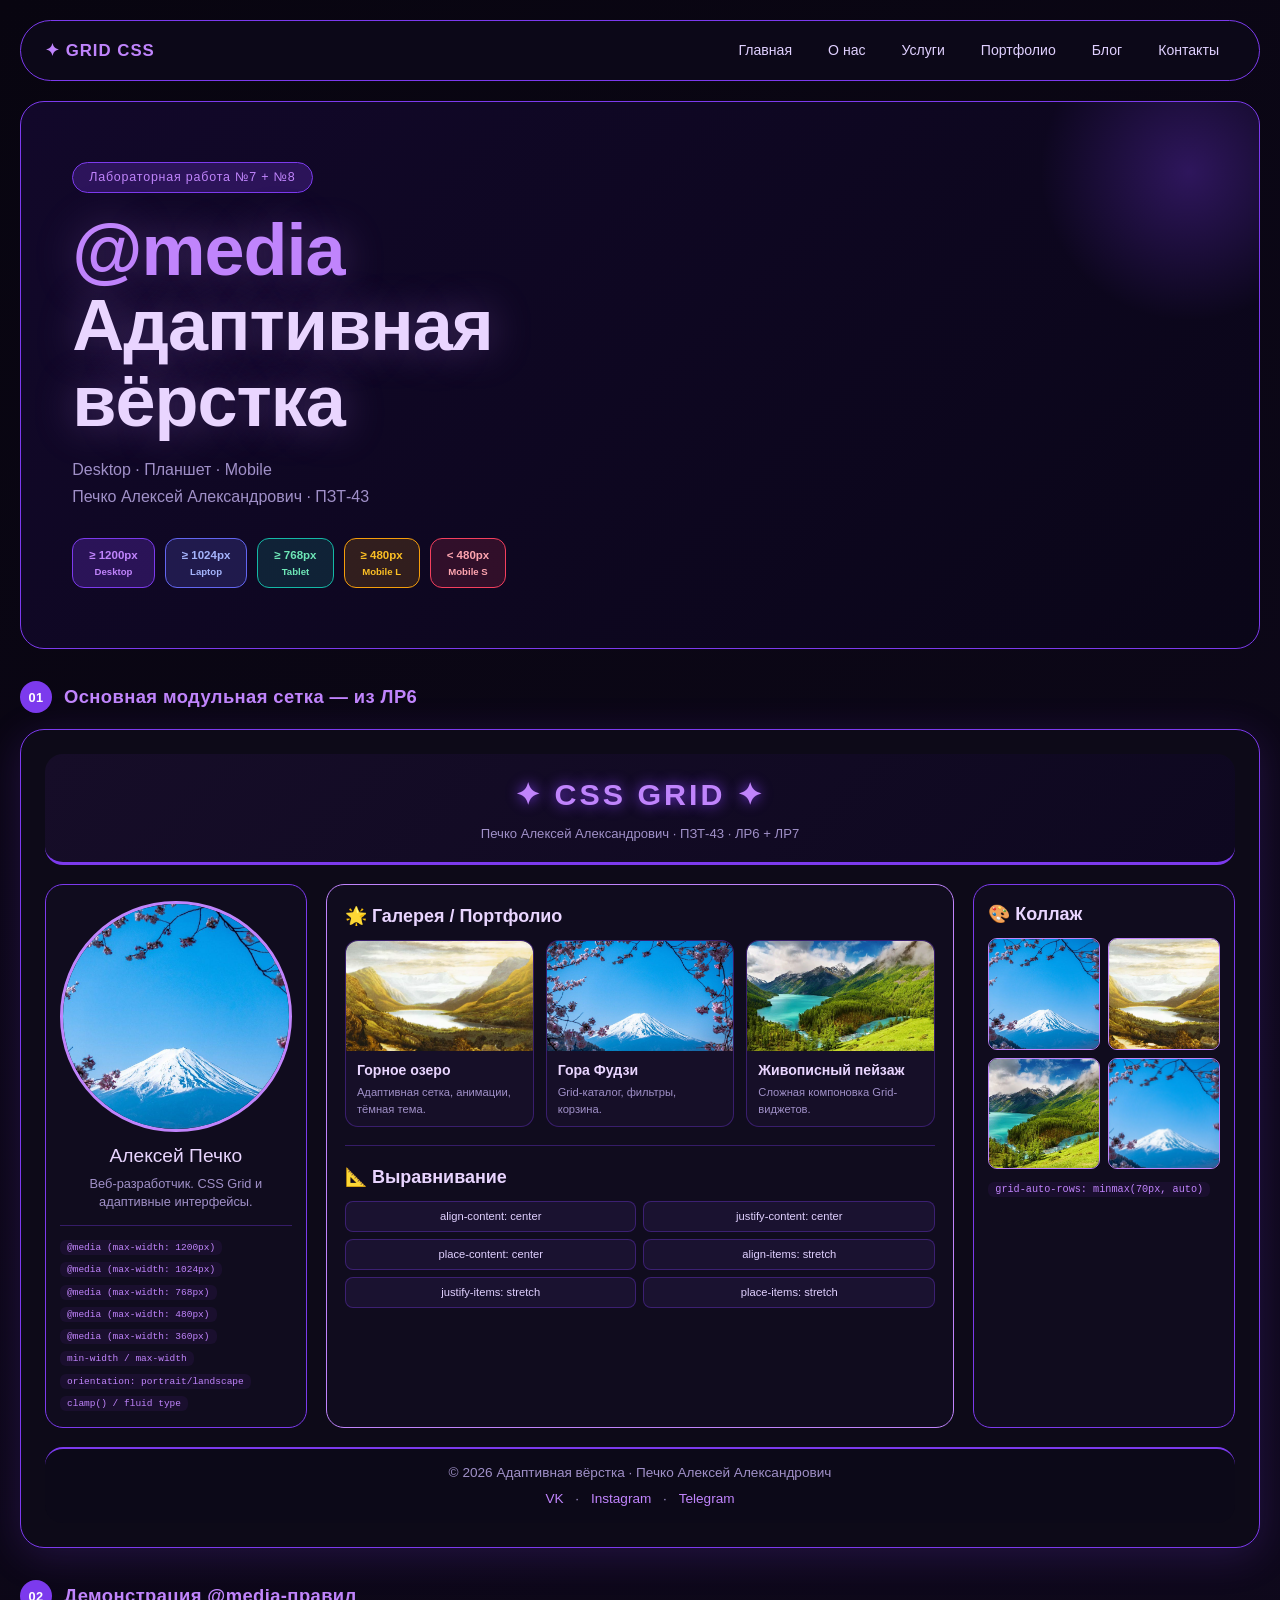
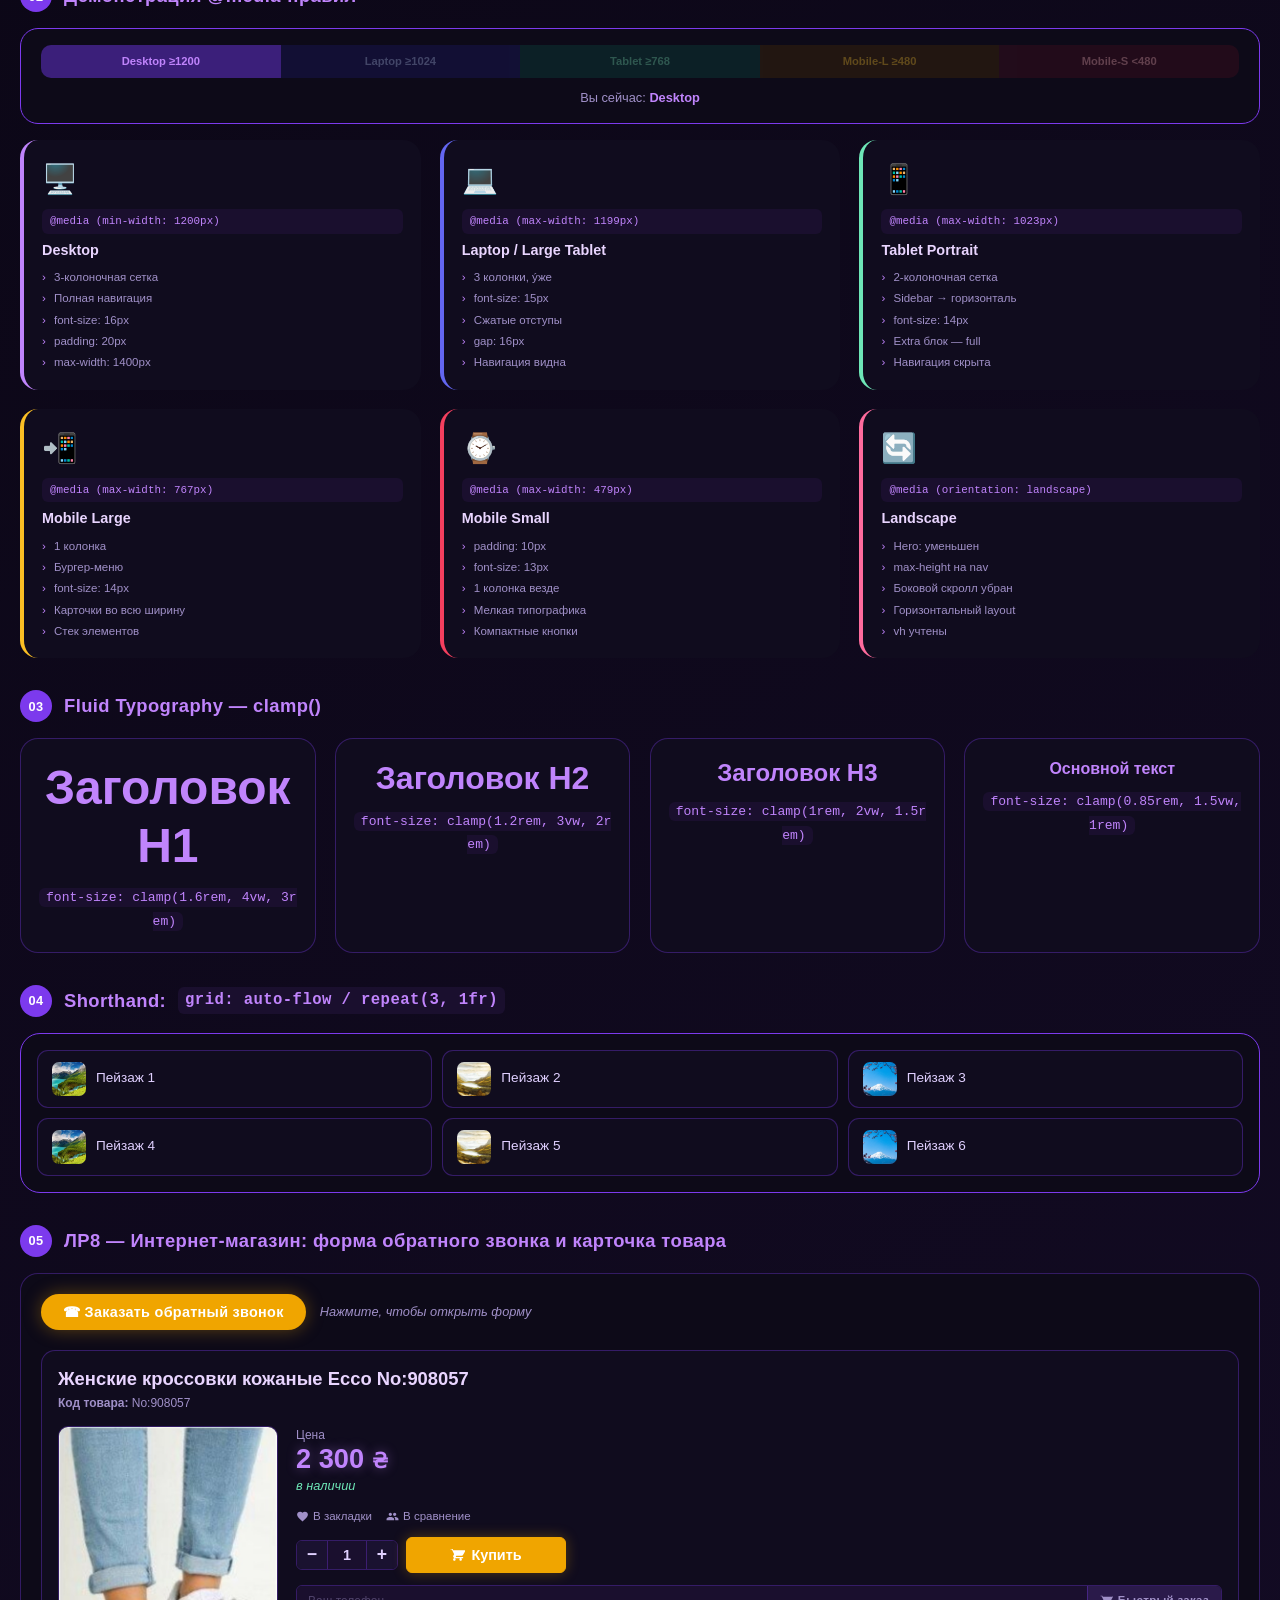
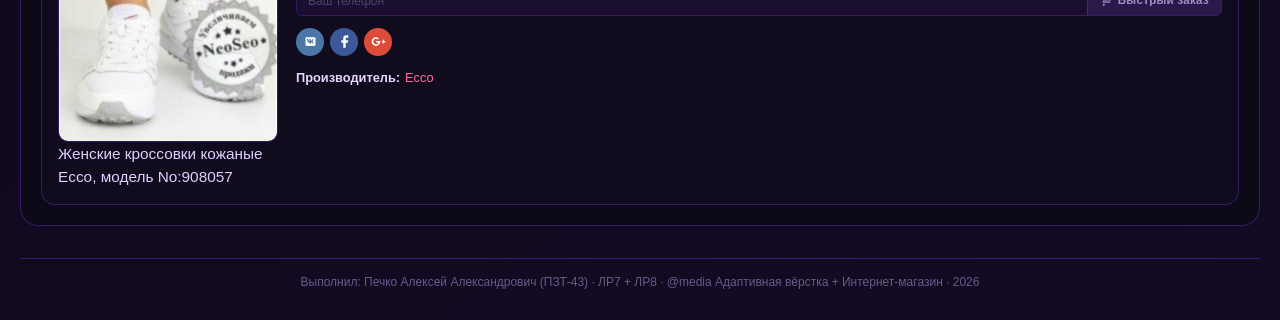
<file: лаба7-8/index.html>
<!DOCTYPE html>
<html lang="ru">
<head>
    <meta charset="UTF-8">
    <meta name="viewport" content="width=device-width, initial-scale=1.0">
    <meta name="description" content="ЛР7 + ЛР8 — Адаптивная вёрстка и Интернет-магазин | Печко А.А.">
    <title>ЛР7+ЛР8 — @media + Интернет-магазин | Печко А.А.</title>
    <link rel="stylesheet" href="laba7.css">
</head>
<body>

    <!-- ===================== БУРГЕР-МЕНЮ ===================== -->
    <input type="checkbox" id="burger-toggle" class="burger-checkbox">
    <label for="burger-toggle" class="burger-icon" aria-label="Меню">
        <span></span><span></span><span></span>
    </label>
    <div class="mobile-overlay"></div>
    <nav class="mobile-nav" aria-label="Мобильная навигация">
        <a href="#">Главная</a>
        <a href="#">О нас</a>
        <a href="#">Услуги</a>
        <a href="#">Портфолио</a>
        <a href="#">Блог</a>
        <a href="#">Контакты</a>
    </nav>

    <!-- ===================== ДЕСКТОП-НАВ ===================== -->
    <nav class="desktop-nav" aria-label="Основная навигация">
        <span class="nav-logo">✦ GRID CSS</span>
        <div class="nav-links">
            <a href="#">Главная</a>
            <a href="#">О нас</a>
            <a href="#">Услуги</a>
            <a href="#">Портфолио</a>
            <a href="#">Блог</a>
            <a href="#">Контакты</a>
        </div>
    </nav>

    <!-- ===================== HERO-СЕКЦИЯ ===================== -->
    <section class="hero" aria-label="Заголовок лабораторной работы">
        <div class="hero-inner">
            <div class="hero-badge">Лабораторная работа №7 + №8</div>
            <h1 class="hero-title">@media<br><span>Адаптивная<br>вёрстка</span></h1>
            <p class="hero-sub">Desktop · Планшет · Mobile<br>Печко Алексей Александрович · ПЗТ-43</p>
            <div class="hero-breakpoints">
                <div class="bp-chip bp-desktop">≥ 1200px<br><small>Desktop</small></div>
                <div class="bp-chip bp-laptop">≥ 1024px<br><small>Laptop</small></div>
                <div class="bp-chip bp-tablet">≥ 768px<br><small>Tablet</small></div>
                <div class="bp-chip bp-mobile">≥ 480px<br><small>Mobile L</small></div>
                <div class="bp-chip bp-small">< 480px<br><small>Mobile S</small></div>
            </div>
        </div>
    </section>

    <!-- ===================== МАСТЕР-ГРИД (из ЛР6) ===================== -->
    <section class="section-wrap">
        <h2 class="section-label">
            <span class="label-num">01</span>
            Основная модульная сетка — из ЛР6
        </h2>

        <div class="master-grid">

            <header class="grid-header">
                <span class="logo-text">✦ CSS GRID ✦</span>
                <div class="student-name">Печко Алексей Александрович · ПЗТ-43 · ЛР6 + ЛР7</div>
            </header>

            <aside class="grid-sidebar">
                <img class="profile-photo" src="mustang.jpg" alt="Аватар">
                <div class="profile-name">Алексей Печко</div>
                <div class="profile-bio">Веб-разработчик. CSS Grid и адаптивные интерфейсы.</div>
                <ul class="prop-list">
                    <li><code>@media (max-width: 1200px)</code></li>
                    <li><code>@media (max-width: 1024px)</code></li>
                    <li><code>@media (max-width: 768px)</code></li>
                    <li><code>@media (max-width: 480px)</code></li>
                    <li><code>@media (max-width: 360px)</code></li>
                    <li><code>min-width / max-width</code></li>
                    <li><code>orientation: portrait/landscape</code></li>
                    <li><code>clamp() / fluid type</code></li>
                </ul>
            </aside>

            <main class="grid-content">
                <h3>🌟 Галерея / Портфолио</h3>
                <div class="news-grid">
                    <div class="news-card">
                        <img class="news-img" src="lot.jpg" alt="Горное озеро">
                        <div class="news-text">
                            <h4>Горное озеро</h4>
                            <p>Адаптивная сетка, анимации, тёмная тема.</p>
                        </div>
                    </div>
                    <div class="news-card">
                        <img class="news-img" src="mustang.jpg" alt="Гора Фудзи">
                        <div class="news-text">
                            <h4>Гора Фудзи</h4>
                            <p>Grid-каталог, фильтры, корзина.</p>
                        </div>
                    </div>
                    <div class="news-card">
                        <img class="news-img" src="dvs.jpg" alt="Живописный пейзаж">
                        <div class="news-text">
                            <h4>Живописный пейзаж</h4>
                            <p>Сложная компоновка Grid-виджетов.</p>
                        </div>
                    </div>
                </div>
                <hr>
                <h3>📐 Выравнивание</h3>
                <div class="property-table">
                    <div class="property-item">align-content: center</div>
                    <div class="property-item">justify-content: center</div>
                    <div class="property-item">place-content: center</div>
                    <div class="property-item">align-items: stretch</div>
                    <div class="property-item">justify-items: stretch</div>
                    <div class="property-item">place-items: stretch</div>
                </div>
            </main>

            <aside class="grid-extra">
                <h3>🎨 Коллаж</h3>
                <div class="collage">
                    <img class="collage-img" src="mustang.jpg" alt="Пейзаж 1">
                    <img class="collage-img" src="lot.jpg"     alt="Пейзаж 2">
                    <img class="collage-img" src="dvs.jpg"     alt="Пейзаж 3">
                    <img class="collage-img" src="mustang.jpg" alt="Пейзаж 4">
                </div>
                <p class="hint"><code>grid-auto-rows: minmax(70px, auto)</code></p>
            </aside>

            <footer class="grid-footer">
                <p>© 2026 Адаптивная вёрстка · Печко Алексей Александрович</p>
                <div class="social">
                    <a href="#">VK</a> · <a href="#">Instagram</a> · <a href="#">Telegram</a>
                </div>
            </footer>

        </div>
    </section>


    <!-- ===================== ДЕМО @MEDIA ===================== -->
    <section class="section-wrap">
        <h2 class="section-label">
            <span class="label-num">02</span>
            Демонстрация @media-правил
        </h2>

        <div class="breakpoint-indicator" aria-live="polite">
            <div class="bp-bar" role="presentation">
                <div class="bp-seg bp-seg-desktop">Desktop ≥1200</div>
                <div class="bp-seg bp-seg-laptop">Laptop ≥1024</div>
                <div class="bp-seg bp-seg-tablet">Tablet ≥768</div>
                <div class="bp-seg bp-seg-mobileL">Mobile-L ≥480</div>
                <div class="bp-seg bp-seg-mobileS">Mobile-S &lt;480</div>
            </div>
            <div class="bp-active-label">Вы сейчас:
                <span class="bp-name-desktop">Desktop</span>
                <span class="bp-name-laptop">Laptop</span>
                <span class="bp-name-tablet">Tablet</span>
                <span class="bp-name-mobileL">Mobile-L</span>
                <span class="bp-name-mobileS">Mobile-S</span>
            </div>
        </div>

        <div class="media-rules-grid">
            <div class="rule-card rule-desktop">
                <div class="rule-icon">🖥️</div>
                <div class="rule-code">@media (min-width: 1200px)</div>
                <div class="rule-title">Desktop</div>
                <ul class="rule-list">
                    <li>3-колоночная сетка</li>
                    <li>Полная навигация</li>
                    <li>font-size: 16px</li>
                    <li>padding: 20px</li>
                    <li>max-width: 1400px</li>
                </ul>
            </div>
            <div class="rule-card rule-laptop">
                <div class="rule-icon">💻</div>
                <div class="rule-code">@media (max-width: 1199px)</div>
                <div class="rule-title">Laptop / Large Tablet</div>
                <ul class="rule-list">
                    <li>3 колонки, ýже</li>
                    <li>font-size: 15px</li>
                    <li>Сжатые отступы</li>
                    <li>gap: 16px</li>
                    <li>Навигация видна</li>
                </ul>
            </div>
            <div class="rule-card rule-tablet">
                <div class="rule-icon">📱</div>
                <div class="rule-code">@media (max-width: 1023px)</div>
                <div class="rule-title">Tablet Portrait</div>
                <ul class="rule-list">
                    <li>2-колоночная сетка</li>
                    <li>Sidebar → горизонталь</li>
                    <li>font-size: 14px</li>
                    <li>Extra блок — full</li>
                    <li>Навигация скрыта</li>
                </ul>
            </div>
            <div class="rule-card rule-mobile">
                <div class="rule-icon">📲</div>
                <div class="rule-code">@media (max-width: 767px)</div>
                <div class="rule-title">Mobile Large</div>
                <ul class="rule-list">
                    <li>1 колонка</li>
                    <li>Бургер-меню</li>
                    <li>font-size: 14px</li>
                    <li>Карточки во всю ширину</li>
                    <li>Стек элементов</li>
                </ul>
            </div>
            <div class="rule-card rule-small">
                <div class="rule-icon">⌚</div>
                <div class="rule-code">@media (max-width: 479px)</div>
                <div class="rule-title">Mobile Small</div>
                <ul class="rule-list">
                    <li>padding: 10px</li>
                    <li>font-size: 13px</li>
                    <li>1 колонка везде</li>
                    <li>Мелкая типографика</li>
                    <li>Компактные кнопки</li>
                </ul>
            </div>
            <div class="rule-card rule-orient">
                <div class="rule-icon">🔄</div>
                <div class="rule-code">@media (orientation: landscape)</div>
                <div class="rule-title">Landscape</div>
                <ul class="rule-list">
                    <li>Hero: уменьшен</li>
                    <li>max-height на nav</li>
                    <li>Боковой скролл убран</li>
                    <li>Горизонтальный layout</li>
                    <li>vh учтены</li>
                </ul>
            </div>
        </div>
    </section>


    <!-- ===================== FLUID TYPOGRAPHY ===================== -->
    <section class="section-wrap">
        <h2 class="section-label">
            <span class="label-num">03</span>
            Fluid Typography — clamp()
        </h2>
        <div class="fluid-demo">
            <div class="fluid-item">
                <div class="fluid-text ft-h1">Заголовок H1</div>
                <code>font-size: clamp(1.6rem, 4vw, 3rem)</code>
            </div>
            <div class="fluid-item">
                <div class="fluid-text ft-h2">Заголовок H2</div>
                <code>font-size: clamp(1.2rem, 3vw, 2rem)</code>
            </div>
            <div class="fluid-item">
                <div class="fluid-text ft-h3">Заголовок H3</div>
                <code>font-size: clamp(1rem, 2vw, 1.5rem)</code>
            </div>
            <div class="fluid-item">
                <div class="fluid-text ft-body">Основной текст</div>
                <code>font-size: clamp(0.85rem, 1.5vw, 1rem)</code>
            </div>
        </div>
    </section>


    <!-- ===================== SHORTHAND GRID ===================== -->
    <section class="section-wrap">
        <h2 class="section-label">
            <span class="label-num">04</span>
            Shorthand: <code>grid: auto-flow / repeat(3, 1fr)</code>
        </h2>
        <div class="compact-shorthand">
            <div class="compact-short-item"><img src="dvs.jpg" alt="Пейзаж 1"><span>Пейзаж 1</span></div>
            <div class="compact-short-item"><img src="lot.jpg" alt="Пейзаж 2"><span>Пейзаж 2</span></div>
            <div class="compact-short-item"><img src="mustang.jpg" alt="Пейзаж 3"><span>Пейзаж 3</span></div>
            <div class="compact-short-item"><img src="dvs.jpg" alt="Пейзаж 4"><span>Пейзаж 4</span></div>
            <div class="compact-short-item"><img src="lot.jpg" alt="Пейзаж 5"><span>Пейзаж 5</span></div>
            <div class="compact-short-item"><img src="mustang.jpg" alt="Пейзаж 6"><span>Пейзаж 6</span></div>
        </div>
    </section>


    <!-- =====================================================================
         СЕКЦИЯ 05 — ЛР8: ИНТЕРНЕТ-МАГАЗИН
         Содержит:
           • CTA-кнопку вызова модального окна
           • Карточку товара с семантической Schema.org-разметкой
         Модальное окно (lr8-overlay) живёт в конце body и открывается
         через JS без зависимостей (нативный EventListener).
    ===================================================================== -->
    <section class="section-wrap" aria-label="ЛР8 — Интернет-магазин">
        <h2 class="section-label">
            <span class="label-num">05</span>
            ЛР8 — Интернет-магазин: форма обратного звонка и карточка товара
        </h2>

        <div class="lr8-section-inner">

            <!-- Кнопка открытия модалки + подсказка -->
            <div class="lr8-cta-row">
                <button class="lr8-open-btn" id="lr8-open-btn" type="button"
                        aria-haspopup="dialog" aria-controls="lr8-overlay">
                    ☎ Заказать обратный звонок
                </button>
                <span class="lr8-cta-hint">Нажмите, чтобы открыть форму</span>
            </div>

            <!-- ── КАРТОЧКА ТОВАРА ── -->
            <article class="lr8-product"
                     itemscope itemtype="https://schema.org/Product">

                <!-- Название товара (h3 — третий уровень внутри секции) -->
                <h3 class="lr8-product__title" itemprop="name">
                    Женские кроссовки кожаные Ecco No:908057
                </h3>

                <!-- Артикул -->
                <p class="lr8-product__sku">
                    <span class="lr8-product__sku-label">Код товара:</span>
                    <span itemprop="sku">No:908057</span>
                </p>

                <!-- Тело карточки: фото + детали -->
                <div class="lr8-product__body">

                    <!-- Галерея -->
                    <figure class="lr8-product__gallery">
                        <!--
                            Гибкое изображение: max-width:100% в CSS.
                            onerror — заглушка при отсутствии файла.
                        -->
                        <img
                            class="lr8-product__img"
                            src="1.jpg"
                            alt="Женские кроссовки кожаные Ecco No:908057, белый цвет, вид сбоку"
                            width="220"
                            height="240"
                            itemprop="image"
                            onerror="this.style.minHeight='160px';this.alt='Изображение недоступно'"
                        />
                        <figcaption class="visually-hidden">
                            Женские кроссовки кожаные Ecco, модель No:908057
                        </figcaption>
                    </figure>

                    <!-- Детали товара -->
                    <section class="lr8-product__details"
                             aria-label="Информация о товаре">

                        <!-- Цена / наличие -->
                        <div class="lr8-price"
                             itemprop="offers"
                             itemscope
                             itemtype="https://schema.org/Offer">
                            <p class="lr8-price__label">Цена</p>
                            <p class="lr8-price__value">
                                <span itemprop="price" content="2300">2&nbsp;300</span>
                                <span class="lr8-price__currency"
                                      itemprop="priceCurrency"
                                      content="UAH">&#8372;</span>
                            </p>
                            <p class="lr8-price__stock"
                               itemprop="availability"
                               content="https://schema.org/InStock">
                                в наличии
                            </p>
                        </div>

                        <!-- Закладки / сравнение -->
                        <div class="lr8-prod-actions"
                             role="group"
                             aria-label="Дополнительные действия">
                            <button class="lr8-prod-actions__btn"
                                    type="button"
                                    aria-label="Добавить в закладки">
                                <svg xmlns="http://www.w3.org/2000/svg"
                                     viewBox="0 0 24 24" width="13" height="13"
                                     aria-hidden="true" focusable="false">
                                    <path d="M12 21.35l-1.45-1.32C5.4 15.36 2 12.28 2 8.5
                                             2 5.42 4.42 3 7.5 3c1.74 0 3.41.81 4.5 2.09
                                             C13.09 3.81 14.76 3 16.5 3 19.58 3 22 5.42 22 8.5
                                             c0 3.78-3.4 6.86-8.55 11.54L12 21.35z"/>
                                </svg>
                                В закладки
                            </button>
                            <button class="lr8-prod-actions__btn"
                                    type="button"
                                    aria-label="Добавить к сравнению">
                                <svg xmlns="http://www.w3.org/2000/svg"
                                     viewBox="0 0 24 24" width="13" height="13"
                                     aria-hidden="true" focusable="false">
                                    <path d="M16 11c1.66 0 2.99-1.34 2.99-3S17.66 5 16 5
                                             c-1.66 0-3 1.34-3 3s1.34 3 3 3zm-8 0
                                             c1.66 0 2.99-1.34 2.99-3S9.66 5 8 5
                                             C6.34 5 5 6.34 5 8s1.34 3 3 3zm0 2
                                             c-2.33 0-7 1.17-7 3.5V19h14v-2.5
                                             c0-2.33-4.67-3.5-7-3.5zm8 0c-.29 0-.62.02-.97.05
                                             1.16.84 1.97 1.97 1.97 3.45V19h6v-2.5
                                             c0-2.33-4.67-3.5-7-3.5z"/>
                                </svg>
                                В сравнение
                            </button>
                        </div>

                        <!-- Количество + Купить -->
                        <div class="lr8-buy"
                             role="group"
                             aria-label="Добавить в корзину">

                            <!-- Счётчик количества -->
                            <div class="lr8-qty"
                                 role="group"
                                 aria-label="Количество товара">
                                <button class="lr8-qty__btn"
                                        type="button"
                                        id="lr8-qty-minus"
                                        aria-label="Уменьшить количество">&#8722;</button>
                                <input  class="lr8-qty__input"
                                        type="number"
                                        id="lr8-qty-input"
                                        value="1" min="1" max="999"
                                        aria-label="Количество" />
                                <button class="lr8-qty__btn"
                                        type="button"
                                        id="lr8-qty-plus"
                                        aria-label="Увеличить количество">&#43;</button>
                            </div>

                            <!-- Кнопка «Купить» -->
                            <button class="lr8-btn lr8-btn--primary lr8-btn--buy"
                                    type="button">
                                <svg xmlns="http://www.w3.org/2000/svg"
                                     viewBox="0 0 24 24" width="15" height="15"
                                     aria-hidden="true" focusable="false"
                                     class="lr8-btn__icon">
                                    <path d="M7 18c-1.1 0-1.99.9-1.99 2S5.9 22 7 22
                                             s2-.9 2-2-.9-2-2-2zM1 2v2h2l3.6 7.59-1.35 2.45
                                             c-.16.28-.25.61-.25.96C5 16.1 6.9 18 9 18h12v-2
                                             H9.42c-.14 0-.25-.11-.25-.25l.03-.12.9-1.63H19
                                             c.75 0 1.41-.41 1.75-1.03l3.58-6.49
                                             c.08-.14.12-.31.12-.48 0-.55-.45-1-1-1H5.21
                                             l-.94-2H1zm16 16c-1.1 0-1.99.9-1.99 2
                                             s.89 2 1.99 2 2-.9 2-2-.9-2-2-2z"/>
                                </svg>
                                Купить
                            </button>
                        </div>

                        <!-- Быстрый заказ -->
                        <div class="lr8-quick"
                             role="group"
                             aria-label="Быстрый заказ по телефону">
                            <input  class="lr8-quick__input"
                                    type="tel"
                                    name="quick-phone"
                                    placeholder="Ваш телефон"
                                    aria-label="Телефон для быстрого заказа"
                                    maxlength="20" />
                            <button class="lr8-btn--quick" type="button">
                                <svg xmlns="http://www.w3.org/2000/svg"
                                     viewBox="0 0 24 24" width="13" height="13"
                                     aria-hidden="true" focusable="false">
                                    <path d="M7 18c-1.1 0-1.99.9-1.99 2S5.9 22 7 22
                                             s2-.9 2-2-.9-2-2-2zM1 2v2h2l3.6 7.59-1.35 2.45
                                             C5.4 12.83 5 13.41 5 14v1c0 .55.45 1 1 1h13v-2
                                             H7.42c-.14 0-.25-.11-.25-.25l.03-.12.9-1.63H19
                                             c.75 0 1.41-.41 1.75-1.03l3.58-6.49
                                             A1 1 0 0023 5H5.21l-.94-2H1z"/>
                                </svg>
                                Быстрый заказ
                            </button>
                        </div>

                        <!-- Социальные сети -->
                        <nav class="lr8-socials"
                             aria-label="Поделиться в социальных сетях">
                            <a class="lr8-socials__link lr8-socials__link--vk"
                               href="#" aria-label="ВКонтакте"
                               rel="noopener noreferrer" target="_blank">
                                <svg xmlns="http://www.w3.org/2000/svg"
                                     viewBox="0 0 24 24" width="15" height="15"
                                     aria-hidden="true" focusable="false">
                                    <path d="M19.59 5.41C19.21 5 18.63 5 17.46 5H6.54
                                             C5.37 5 4.79 5 4.41 5.41 4 5.83 4 6.46 4 7.7
                                             v8.6c0 1.24 0 1.87.41 2.29.42.41 1 .41 2.13.41
                                             h10.92c1.13 0 1.71 0 2.13-.41.41-.42.41-1.05.41-2.29
                                             V7.7c0-1.24 0-1.87-.41-2.29zm-2.13 9.87h-1.22
                                             c-.46 0-.6-.37-1.43-1.23-.71-.72-1.02-.82-1.2-.82
                                             -.24 0-.31.07-.31.41v1.12c0 .29-.09.46-1.02.46
                                             -1.51 0-3.18-.93-4.36-2.64C6.5 10.3 6 8.68 6 8.35
                                             c0-.18.07-.35.41-.35h1.22c.31 0 .42.14.54.49
                                             .59 1.74 1.59 3.27 2 3.27.15 0 .22-.07.22-.46
                                             v-1.8c-.05-.8-.46-.87-.46-1.16 0-.14.12-.28.3-.28
                                             h1.92c.27 0 .36.14.36.46v2.43c0 .27.12.36.19.36
                                             .15 0 .28-.09.57-.39 0 0 .82-.96 1.46-2.07
                                             .08-.15.25-.35.57-.35h1.22c.36 0 .44.19.36.46
                                             -.15.69-1.57 2.69-1.57 2.69-.13.21-.17.31 0 .54
                                             .12.17.54.54.82.87.51.56.9 1.03.99 1.36
                                             .1.34-.09.51-.43.51z"/>
                                </svg>
                            </a>
                            <a class="lr8-socials__link lr8-socials__link--fb"
                               href="#" aria-label="Facebook"
                               rel="noopener noreferrer" target="_blank">
                                <svg xmlns="http://www.w3.org/2000/svg"
                                     viewBox="0 0 24 24" width="15" height="15"
                                     aria-hidden="true" focusable="false">
                                    <path d="M18 2h-3a5 5 0 00-5 5v3H7v4h3v8h4v-8h3l1-4h-4V7a1 1 0 011-1h3z"/>
                                </svg>
                            </a>
                            <a class="lr8-socials__link lr8-socials__link--gp"
                               href="#" aria-label="Google+"
                               rel="noopener noreferrer" target="_blank">
                                <svg xmlns="http://www.w3.org/2000/svg"
                                     viewBox="0 0 24 24" width="15" height="15"
                                     aria-hidden="true" focusable="false">
                                    <path d="M23 11h-2V9h-2v2h-2v2h2v2h2v-2h2zM8 11v2.4
                                             h3.97c-.16 1.03-1.2 3.02-3.97 3.02
                                             -2.39 0-4.34-1.98-4.34-4.42S5.61 7.58 8 7.58
                                             c1.36 0 2.27.58 2.79 1.08l1.9-1.83
                                             C11.47 5.69 9.89 5 8 5 4.13 5 1 8.13 1 12
                                             s3.13 7 7 7c4.04 0 6.72-2.84 6.72-6.84
                                             0-.46-.05-.81-.11-1.16H8z"/>
                                </svg>
                            </a>
                        </nav>

                        <!-- Производитель -->
                        <dl class="lr8-manufacturer">
                            <dt class="lr8-manufacturer__label">Производитель:</dt>
                            <dd>
                                <a class="lr8-manufacturer__link"
                                   href="#"
                                   itemprop="brand"
                                   itemscope
                                   itemtype="https://schema.org/Brand">
                                    <span itemprop="name">Ecco</span>
                                </a>
                            </dd>
                        </dl>

                    </section>
                </div><!-- /lr8-product__body -->
            </article><!-- /lr8-product -->

        </div><!-- /lr8-section-inner -->
    </section><!-- /section 05 -->


    <!-- ===================== ПОДВАЛ ===================== -->
    <div class="group-info" role="contentinfo">
        Выполнил: Печко Алексей Александрович (ПЗТ-43) ·
        ЛР7 + ЛР8 · @media Адаптивная вёрстка + Интернет-магазин · 2026
    </div>


    <!-- =====================================================================
         МОДАЛЬНОЕ ОКНО — «Заказ обратного звонка»
         Размещается в конце body, z-index: 1000, скрыто по умолчанию.
         Открывается через JS при нажатии #lr8-open-btn.
    ===================================================================== -->
    <div class="lr8-overlay lr8-overlay--hidden"
         id="lr8-overlay"
         role="dialog"
         aria-modal="true"
         aria-labelledby="lr8-modal-title"
         aria-describedby="lr8-modal-desc">

        <article class="lr8-modal">

            <!-- Шапка -->
            <header class="lr8-modal__header">
                <h2 class="lr8-modal__title" id="lr8-modal-title">
                    Заказ обратного звонка
                </h2>
                <button class="lr8-modal__close"
                        id="lr8-close-x"
                        type="button"
                        aria-label="Закрыть окно">&#10005;</button>
            </header>

            <!-- Тело -->
            <div class="lr8-modal__body">

                <!--
                    novalidate — ручная валидация через JS.
                    autocomplete="off" — не предлагать браузерное заполнение.
                -->
                <form class="lr8-form"
                      id="lr8-form"
                      novalidate
                      autocomplete="off"
                      aria-label="Форма заказа обратного звонка">

                    <!-- Левая колонка: Имя, Телефон, Email -->
                    <div class="lr8-form__left">

                        <!-- Поле: Имя -->
                        <div class="lr8-field" id="lr8-group-name">
                            <label class="lr8-field__label" for="lr8-name">
                                Имя:
                                <span class="lr8-field__req" aria-hidden="true">*</span>
                            </label>
                            <input class="lr8-field__input"
                                   type="text"
                                   id="lr8-name"
                                   name="name"
                                   required
                                   aria-required="true"
                                   aria-describedby="lr8-err-name"
                                   maxlength="100" />
                            <span class="lr8-field__error"
                                  id="lr8-err-name"
                                  role="alert"
                                  aria-live="polite">Введите имя</span>
                        </div>

                        <!-- Поле: Телефон -->
                        <div class="lr8-field" id="lr8-group-phone">
                            <label class="lr8-field__label" for="lr8-phone">
                                Телефон:
                                <span class="lr8-field__req" aria-hidden="true">*</span>
                            </label>
                            <input class="lr8-field__input"
                                   type="tel"
                                   id="lr8-phone"
                                   name="phone"
                                   required
                                   aria-required="true"
                                   aria-describedby="lr8-err-phone"
                                   maxlength="20" />
                            <span class="lr8-field__error"
                                  id="lr8-err-phone"
                                  role="alert"
                                  aria-live="polite">Введите телефон</span>
                        </div>

                        <!-- Поле: Email (необязательное) -->
                        <div class="lr8-field" id="lr8-group-email">
                            <label class="lr8-field__label" for="lr8-email">
                                Email:
                            </label>
                            <input class="lr8-field__input"
                                   type="email"
                                   id="lr8-email"
                                   name="email"
                                   aria-describedby="lr8-err-email"
                                   maxlength="150" />
                            <span class="lr8-field__error"
                                  id="lr8-err-email"
                                  role="alert"
                                  aria-live="polite">Введите корректный Email</span>
                        </div>

                    </div><!-- /lr8-form__left -->

                    <!-- Правая колонка: Примечание -->
                    <div class="lr8-form__right">
                        <div class="lr8-field lr8-field--tall">
                            <label class="lr8-field__label" for="lr8-note">
                                Примечание
                            </label>
                            <textarea class="lr8-field__input lr8-field__textarea"
                                      id="lr8-note"
                                      name="note"
                                      maxlength="500"
                                      aria-label="Примечание к заказу"></textarea>
                        </div>
                    </div><!-- /lr8-form__right -->

                    <!-- Примечание (обязательные поля) -->
                    <p class="lr8-form__hint" id="lr8-modal-desc">
                        Поля обозначенные символом
                        <abbr title="обязательное поле">*</abbr>
                        &mdash; обязательны для заполнения
                    </p>

                    <!-- Кнопки -->
                    <div class="lr8-form__actions">
                        <button class="lr8-btn lr8-btn--primary" type="submit">
                            <svg xmlns="http://www.w3.org/2000/svg"
                                 viewBox="0 0 24 24" width="15" height="15"
                                 aria-hidden="true" focusable="false"
                                 class="lr8-btn__icon">
                                <path d="M20 4H4c-1.1 0-2 .9-2 2v12c0 1.1.9 2 2 2h16
                                         c1.1 0 2-.9 2-2V6c0-1.1-.9-2-2-2zm0 4l-8 5-8-5V6
                                         l8 5 8-5v2z"/>
                            </svg>
                            Отправить заявку
                        </button>
                        <button class="lr8-btn lr8-btn--secondary"
                                type="button"
                                id="lr8-close-btn">Закрыть</button>
                    </div>

                </form>
            </div><!-- /lr8-modal__body -->
        </article>
    </div><!-- /lr8-overlay -->


    <!-- =====================================================================
         JAVASCRIPT
         Функциональность:
           1. Открытие / закрытие модального окна (кнопка, оверлей, Escape)
           2. Валидация формы (required, tel ≥7 цифр, email regex)
           3. Валидация в реальном времени (blur + input)
           4. Счётчик количества товара (−/+, защита от некорректного ввода)
         Никаких внешних зависимостей — чистый vanilla JS.
    ===================================================================== -->
    <script>
    'use strict';

    /* ──────────────────────────────────────────────────────────
       1. МОДАЛЬНОЕ ОКНО
    ────────────────────────────────────────────────────────── */

    var overlay   = document.getElementById('lr8-overlay');
    var openBtn   = document.getElementById('lr8-open-btn');
    var closeBtn  = document.getElementById('lr8-close-btn');
    var closeX    = document.getElementById('lr8-close-x');

    /**
     * Открывает модальное окно и переносит фокус внутрь.
     */
    function openModal() {
        if (!overlay) return;
        overlay.classList.remove('lr8-overlay--hidden');
        // Переносим фокус на первое поле для доступности
        var firstInput = overlay.querySelector('input, textarea, button');
        if (firstInput) firstInput.focus();
    }

    /**
     * Закрывает модальное окно, возвращает фокус на кнопку открытия.
     */
    function closeModal() {
        if (!overlay) return;
        overlay.classList.add('lr8-overlay--hidden');
        if (openBtn) openBtn.focus();
    }

    if (openBtn)  openBtn.addEventListener('click', openModal);
    if (closeBtn) closeBtn.addEventListener('click', closeModal);
    if (closeX)   closeX.addEventListener('click',  closeModal);

    // Закрытие по клику на фон оверлея
    if (overlay) {
        overlay.addEventListener('click', function (e) {
            if (e.target === overlay) closeModal();
        });
    }

    // Закрытие по Escape
    document.addEventListener('keydown', function (e) {
        if (e.key === 'Escape' && overlay &&
            !overlay.classList.contains('lr8-overlay--hidden')) {
            closeModal();
        }
    });

    /* ──────────────────────────────────────────────────────────
       2. ВАЛИДАЦИЯ ФОРМЫ
    ────────────────────────────────────────────────────────── */

    /**
     * Маркирует группу поля как ошибочную.
     * @param {HTMLElement} group — контейнер .lr8-field
     */
    function showError(group) {
        group.classList.add('lr8-field--error');
        group.classList.remove('lr8-field--ok');
    }

    /**
     * Маркирует группу поля как успешную.
     * @param {HTMLElement} group — контейнер .lr8-field
     */
    function clearError(group) {
        group.classList.remove('lr8-field--error');
        group.classList.add('lr8-field--ok');
    }

    /**
     * Валидирует одно поле по его типу и атрибутам.
     * @param {HTMLInputElement} field
     * @returns {boolean} — true, если поле прошло валидацию
     */
    function validateField(field) {
        var group = field.closest('.lr8-field');
        if (!group) return true;

        var value = field.value.trim();

        // Обязательное поле — не может быть пустым
        if (field.required && value === '') {
            showError(group);
            return false;
        }

        // Email: проверяем формат, только если что-то введено
        if (field.type === 'email' && value !== '') {
            var emailRe = /^[^\s@]+@[^\s@]+\.[^\s@]+$/;
            if (!emailRe.test(value)) {
                showError(group);
                return false;
            }
        }

        // Телефон: минимум 7 цифровых символов
        if (field.type === 'tel' && field.required && value !== '') {
            var digits = value.replace(/\D/g, '');
            if (digits.length < 7) {
                showError(group);
                return false;
            }
        }

        clearError(group);
        return true;
    }

    var form = document.getElementById('lr8-form');

    if (form) {
        // Отправка формы — валидируем все поля
        form.addEventListener('submit', function (e) {
            e.preventDefault();
            var fields = form.querySelectorAll('input');
            var valid  = true;

            fields.forEach(function (field) {
                if (!validateField(field)) valid = false;
            });

            if (valid) {
                alert('Заявка успешно отправлена!\nМы перезвоним вам в ближайшее время.');
                form.reset();
                // Убираем классы состояния после сброса
                form.querySelectorAll('.lr8-field').forEach(function (g) {
                    g.classList.remove('lr8-field--error', 'lr8-field--ok');
                });
            }
        });

        // Валидация при потере фокуса (blur)
        form.addEventListener('focusout', function (e) {
            if (e.target.tagName === 'INPUT') validateField(e.target);
        });

        // Снимаем красный цвет при вводе (пока пользователь печатает)
        form.addEventListener('input', function (e) {
            var field = e.target;
            if (field.tagName !== 'INPUT') return;
            var group = field.closest('.lr8-field');
            if (group) group.classList.remove('lr8-field--error');
        });
    }

    /* ──────────────────────────────────────────────────────────
       3. СЧЁТЧИК КОЛИЧЕСТВА ТОВАРА
    ────────────────────────────────────────────────────────── */

    var qtyInput = document.getElementById('lr8-qty-input');
    var qtyMinus = document.getElementById('lr8-qty-minus');
    var qtyPlus  = document.getElementById('lr8-qty-plus');

    if (qtyInput && qtyMinus && qtyPlus) {
        qtyMinus.addEventListener('click', function () {
            var cur = parseInt(qtyInput.value, 10) || 1;
            var min = parseInt(qtyInput.min,   10) || 1;
            if (cur > min) qtyInput.value = cur - 1;
        });

        qtyPlus.addEventListener('click', function () {
            var cur = parseInt(qtyInput.value, 10) || 1;
            var max = parseInt(qtyInput.max,   10) || 999;
            if (cur < max) qtyInput.value = cur + 1;
        });

        // Защита от некорректного ручного ввода
        qtyInput.addEventListener('change', function () {
            var val = parseInt(qtyInput.value, 10);
            var min = parseInt(qtyInput.min,   10) || 1;
            var max = parseInt(qtyInput.max,   10) || 999;
            if (isNaN(val) || val < min) val = min;
            if (val > max)               val = max;
            qtyInput.value = val;
        });
    }
    </script>

</body>
</html>
</file>
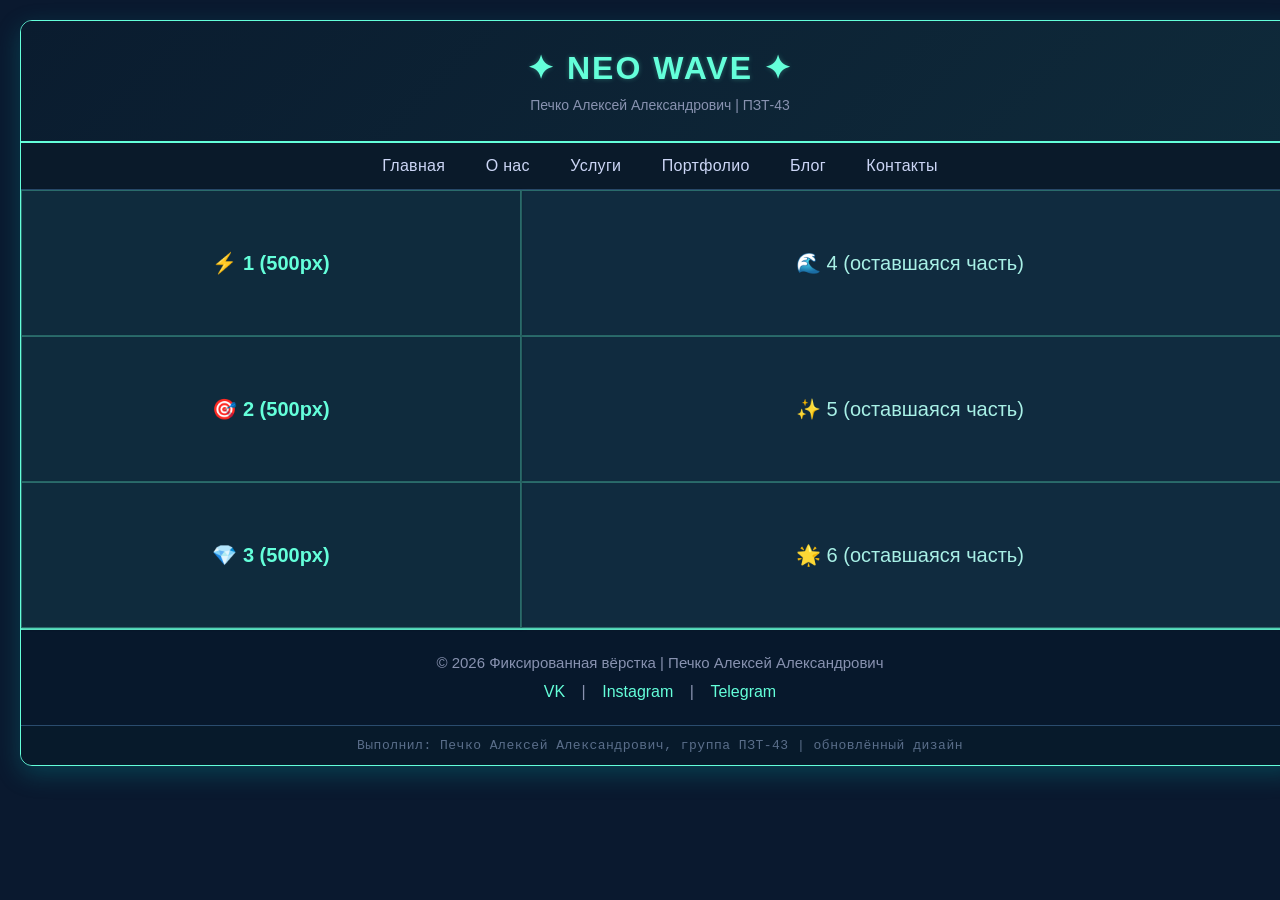
<file: лаба 5/index1.html>
<!DOCTYPE html>
<html lang="ru">
<head>
    <meta charset="UTF-8">
    <title>Фиксированная вёрстка | Печко А.А.</title>
    <style>
        * {
            margin: 0;
            padding: 0;
            box-sizing: border-box;
        }
        body {
            font-family: 'Segoe UI', Arial, sans-serif;
            background: #0a192f; /* глубокий тёмно-синий фон */
            padding: 20px;
        }
        .fixed {
            width: 1280px;
            margin: 0 auto;
            background: #112240; /* насыщенный тёмно-синий для контента */
            box-shadow: 0 8px 25px rgba(0, 180, 180, 0.25);
            border: 1px solid #64ffda; /* акцент морской волны */
            border-radius: 12px;
            overflow: hidden;
        }
        .header {
            background: #0a1c2f;
            background: linear-gradient(135deg, #0a1c2f 0%, #0f2a3a 100%);
            color: #64ffda;
            text-align: center;
            padding: 28px 20px;
            border-bottom: 2px solid #64ffda;
        }
        .logo {
            font-size: 32px;
            font-weight: bold;
            letter-spacing: 2px;
            text-shadow: 0 0 5px rgba(100,255,218,0.3);
        }
        .student-name {
            font-size: 14px;
            color: #8892b0;
            margin-top: 10px;
            font-weight: 300;
        }
        .nav {
            background: #0a1a2a;
            text-align: center;
            padding: 14px 12px;
            border-bottom: 1px solid #2a4c6e;
        }
        .nav a {
            color: #ccd6f6;
            margin: 0 18px;
            text-decoration: none;
            font-weight: 500;
            transition: 0.25s ease;
            letter-spacing: 0.3px;
        }
        .nav a:hover {
            color: #64ffda;
            text-decoration: none;
            transform: translateY(-1px);
            text-shadow: 0 0 4px #64ffda;
        }
        .row {
            display: flex;
        }
        .block-1, .block-2, .block-3 {
            width: 500px;
            background: #0f2b3d;
            text-align: center;
            padding: 60px 0;
            border: 1px solid #2a6b6b;
            color: #64ffda;
            font-size: 20px;
            font-weight: 600;
            transition: 0.2s;
            backdrop-filter: blur(2px);
        }
        .block-4, .block-5, .block-6 {
            flex: 1;
            background: #102b3f;
            text-align: center;
            padding: 60px 0;
            border: 1px solid #2a6b6b;
            color: #a8f0e6;
            font-size: 20px;
            font-weight: 500;
            transition: 0.2s;
        }
        .block-1:hover, .block-2:hover, .block-3:hover,
        .block-4:hover, .block-5:hover, .block-6:hover {
            background: #1e3a5f;
            color: #ffffff;
            border-color: #64ffda;
            box-shadow: inset 0 0 12px rgba(100,255,218,0.2);
        }
        .footer {
            background: #07182c;
            color: #8892b0;
            text-align: center;
            padding: 24px 20px;
            border-top: 2px solid #64ffda;
        }
        .footer p {
            margin-bottom: 12px;
            font-size: 15px;
        }
        .social a {
            color: #64ffda;
            margin: 0 12px;
            text-decoration: none;
            font-weight: 500;
            transition: 0.2s;
        }
        .social a:hover {
            color: #ffb86b;
            text-decoration: underline;
            text-underline-offset: 4px;
        }
        .group-info {
            background: #071a2b;
            text-align: center;
            padding: 12px;
            font-size: 13px;
            color: #5a6e8a;
            border-top: 1px solid #2a4c6e;
            font-family: monospace;
            letter-spacing: 0.5px;
        }
        /* легкие тени и адаптивные края */
        .block-1, .block-2, .block-3, .block-4, .block-5, .block-6 {
            margin: 0;
            box-shadow: 0 1px 3px rgba(0,0,0,0.3);
        }
        .row:not(:last-child) .block-1,
        .row:not(:last-child) .block-2,
        .row:not(:last-child) .block-3,
        .row:not(:last-child) .block-4,
        .row:not(:last-child) .block-5,
        .row:not(:last-child) .block-6 {
            border-bottom: 1px solid #2a6b6b;
        }
    </style>
</head>
<body>
    <div class="fixed">
        <div class="header">
            <div class="logo">✦ NEO WAVE ✦</div>
            <div class="student-name">Печко Алексей Александрович | ПЗТ-43</div>
        </div>
        <div class="nav">
            <a href="#">Главная</a>
            <a href="#">О нас</a>
            <a href="#">Услуги</a>
            <a href="#">Портфолио</a>
            <a href="#">Блог</a>
            <a href="#">Контакты</a>
        </div>
        <div class="row">
            <div class="block-1">⚡ 1 (500px)</div>
            <div class="block-4">🌊 4 (оставшаяся часть)</div>
        </div>
        <div class="row">
            <div class="block-2">🎯 2 (500px)</div>
            <div class="block-5">✨ 5 (оставшаяся часть)</div>
        </div>
        <div class="row">
            <div class="block-3">💎 3 (500px)</div>
            <div class="block-6">🌟 6 (оставшаяся часть)</div>
        </div>
        <div class="footer">
            <p>© 2026 Фиксированная вёрстка | Печко Алексей Александрович</p>
            <div class="social">
                <a href="#">VK</a> | <a href="#">Instagram</a> | <a href="#">Telegram</a>
            </div>
        </div>
        <div class="group-info">
            Выполнил: Печко Алексей Александрович, группа ПЗТ-43 | обновлённый дизайн
        </div>
    </div>
</body>
</html>
</file>
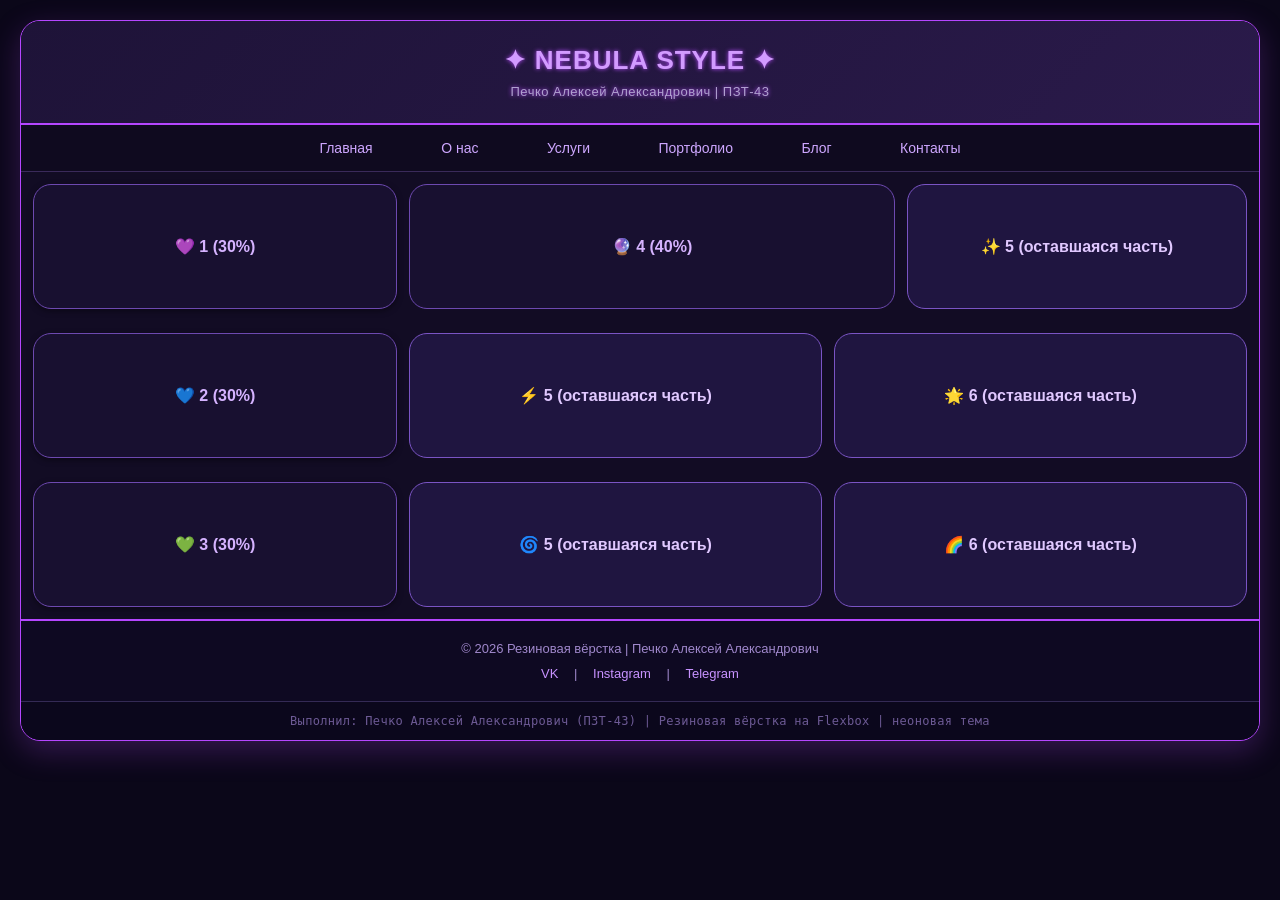
<file: лаба 5/index2.html>
<!DOCTYPE html>
<html lang="ru">
<head>
    <meta charset="UTF-8">
    <title>Резиновая вёрстка | Печко А.А.</title>
    <style>
        * {
            margin: 0;
            padding: 0;
            box-sizing: border-box;
        }
        body {
            font-family: 'Segoe UI', Tahoma, Geneva, Verdana, sans-serif;
            background: #0b0719;  /* глубокий тёмно-фиолетовый фон */
            padding: 20px;
        }
        .fluid {
            width: 100%;
            max-width: 1400px;
            margin: 0 auto;
            background: #120c24;
            border-radius: 20px;
            overflow: hidden;
            box-shadow: 0 10px 30px rgba(177, 70, 244, 0.25);
            border: 1px solid #b546ff;
        }
        .header {
            background: linear-gradient(135deg, #1e1338 0%, #2a1a4a 100%);
            color: #d29bff;
            text-align: center;
            padding: 24px 18px;
            font-size: 26px;
            font-weight: bold;
            letter-spacing: 1px;
            border-bottom: 2px solid #b546ff;
            text-shadow: 0 0 4px #b84cff;
        }
        .student-name {
            font-size: 13px;
            color: #b0a0d0;
            margin-top: 8px;
            font-weight: normal;
            letter-spacing: 0.5px;
        }
        .nav {
            background: #0f0a1f;
            text-align: center;
            padding: 14px 12px;
            border-bottom: 1px solid #3a2a5a;
        }
        .nav a {
            color: #cea7ff;
            margin: 0 18px;
            text-decoration: none;
            font-size: 14px;
            padding: 6px 14px;
            border-radius: 30px;
            transition: all 0.25s ease;
            font-weight: 500;
        }
        .nav a:hover {
            background: #b546ff;
            color: #0b0719;
            box-shadow: 0 0 8px #c55eff;
        }
        .row {
            display: flex;
            gap: 12px;
            padding: 12px;
        }
        .block-1, .block-2, .block-3 {
            width: 30%;
            background: #181030;
            text-align: center;
            padding: 52px 0;
            border-radius: 18px;
            border: 1px solid #6d49b0;
            font-weight: bold;
            color: #d5b3ff;
            transition: all 0.2s;
            box-shadow: 0 2px 6px rgba(0,0,0,0.4);
            backdrop-filter: blur(2px);
        }
        .block-4 {
            width: 40%;
            background: #181030;
            text-align: center;
            padding: 52px 0;
            border-radius: 18px;
            border: 1px solid #6d49b0;
            font-weight: bold;
            color: #d5b3ff;
            transition: all 0.2s;
        }
        .block-5, .block-6 {
            flex: 1;
            background: #1f1540;
            text-align: center;
            padding: 52px 0;
            border-radius: 18px;
            border: 1px solid #7a54c4;
            font-weight: bold;
            color: #e0c8ff;
            transition: all 0.2s;
        }
        .block-1:hover, .block-2:hover, .block-3:hover,
        .block-4:hover, .block-5:hover, .block-6:hover {
            background: #2b1b55;
            border-color: #dd99ff;
            color: #f0e6ff;
            transform: translateY(-2px);
            box-shadow: 0 8px 18px rgba(181, 70, 255, 0.3);
        }
        .footer {
            background: #0e0922;
            color: #a088cc;
            text-align: center;
            padding: 20px 16px;
            font-size: 13px;
            border-top: 2px solid #b546ff;
        }
        .footer p {
            margin-bottom: 10px;
        }
        .social a {
            color: #c792ff;
            margin: 0 12px;
            text-decoration: none;
            font-weight: 500;
            transition: 0.2s;
        }
        .social a:hover {
            color: #ff9f4a;
            text-decoration: underline;
            text-underline-offset: 4px;
        }
        .group-info {
            background: #0b071c;
            text-align: center;
            padding: 12px;
            font-size: 12px;
            color: #6d5a95;
            border-top: 1px solid #342a55;
            font-family: monospace;
            letter-spacing: 0.3px;
        }
    </style>
</head>
<body>
    <div class="fluid">
        <div class="header">
            ✦ NEBULA STYLE ✦
            <div class="student-name">Печко Алексей Александрович | ПЗТ-43</div>
        </div>
        <div class="nav">
            <a href="#">Главная</a>
            <a href="#">О нас</a>
            <a href="#">Услуги</a>
            <a href="#">Портфолио</a>
            <a href="#">Блог</a>
            <a href="#">Контакты</a>
        </div>
        <div class="row">
            <div class="block-1">💜 1 (30%)</div>
            <div class="block-4">🔮 4 (40%)</div>
            <div class="block-5">✨ 5 (оставшаяся часть)</div>
        </div>
        <div class="row">
            <div class="block-2">💙 2 (30%)</div>
            <div class="block-5">⚡ 5 (оставшаяся часть)</div>
            <div class="block-6">🌟 6 (оставшаяся часть)</div>
        </div>
        <div class="row">
            <div class="block-3">💚 3 (30%)</div>
            <div class="block-5">🌀 5 (оставшаяся часть)</div>
            <div class="block-6">🌈 6 (оставшаяся часть)</div>
        </div>
        <div class="footer">
            <p>© 2026 Резиновая вёрстка | Печко Алексей Александрович</p>
            <div class="social">
                <a href="#">VK</a> | <a href="#">Instagram</a> | <a href="#">Telegram</a>
            </div>
        </div>
        <div class="group-info">
            Выполнил: Печко Алексей Александрович (ПЗТ-43) | Резиновая вёрстка на Flexbox | неоновая тема
        </div>
    </div>
</body>
</html>
</file>
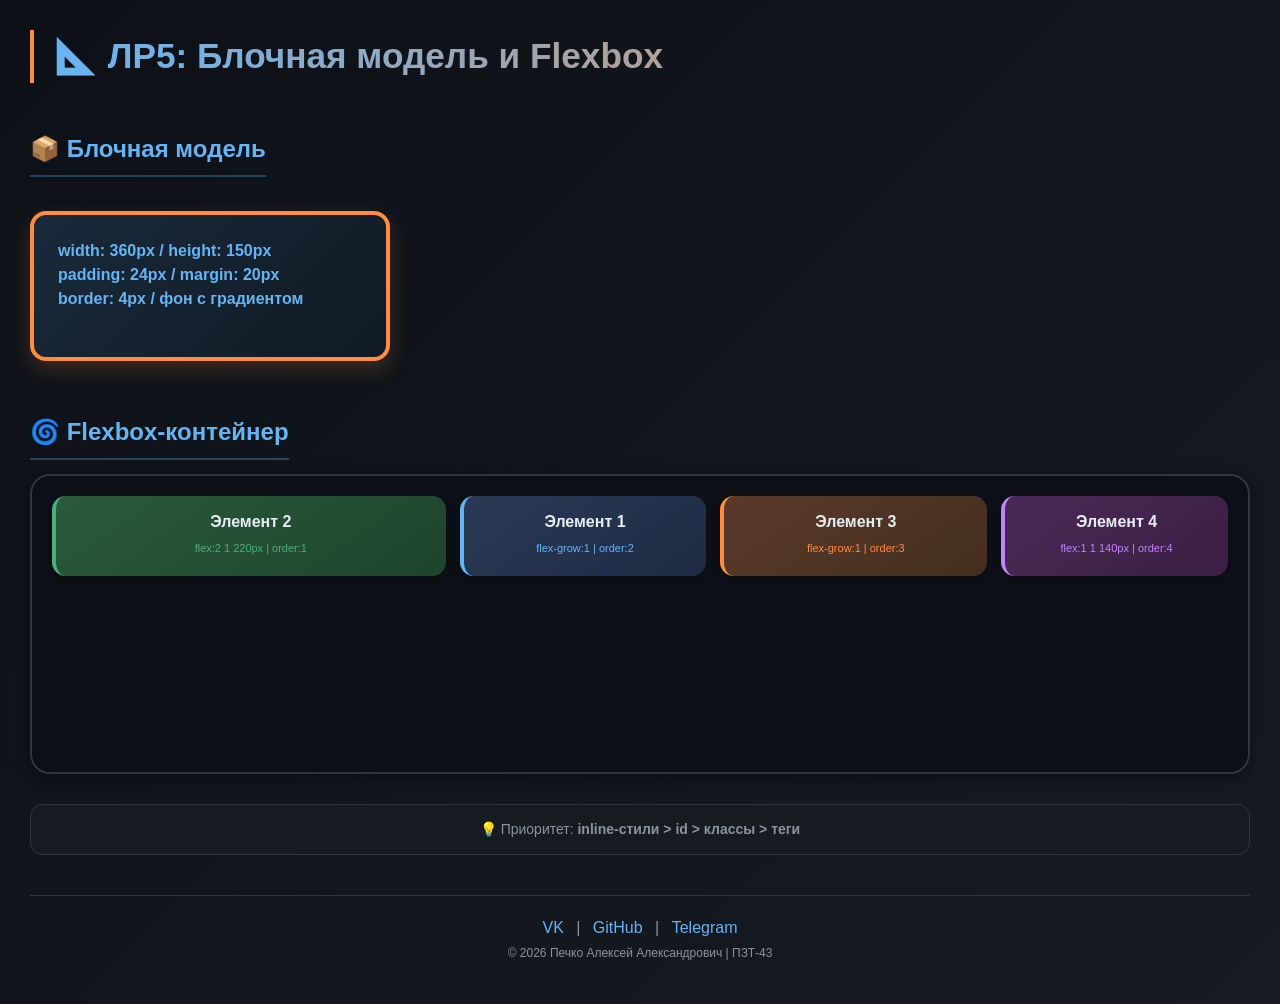
<file: лаба 5/laba5.html>
<!DOCTYPE html>
<html lang="ru">
<head>
    <meta charset="UTF-8">
    <meta name="viewport" content="width=device-width, initial-scale=1.0">
    <title>ЛР5 - Flexbox | Печко А.А.</title>
    <link rel="stylesheet" href="laba5.css">
</head>
<body class="flexbox-page">
    <h1>📐 ЛР5: Блочная модель и Flexbox</h1>
    
    <h2>📦 Блочная модель</h2>
    <div class="box-model-demo">
        width: 360px / height: 150px<br>
        padding: 24px / margin: 20px<br>
        border: 4px / фон с градиентом
    </div>
    
    <h2>🌀 Flexbox‑контейнер</h2>
    <div class="flex-container">
        <div class="item item-1">Элемент 1<br><span class="item-desc" style="color:#64b5f6;">flex-grow:1 | order:2</span></div>
        <div class="item item-2">Элемент 2<br><span class="item-desc" style="color:#4caf7a;">flex:2 1 220px | order:1</span></div>
        <div class="item item-3">Элемент 3<br><span class="item-desc" style="color:#ff8c42;">flex-grow:1 | order:3</span></div>
        <div class="item item-4">Элемент 4<br><span class="item-desc" style="color:#c084fc;">flex:1 1 140px | order:4</span></div>
    </div>
    
    <div class="priority-demo">
        💡 Приоритет: <strong>inline-стили &gt; id &gt; классы &gt; теги</strong>
    </div>
    
    <footer>
        <a href="#">VK</a> | <a href="#">GitHub</a> | <a href="#">Telegram</a><br>
        <span style="font-size:12px;">© 2026 Печко Алексей Александрович | ПЗТ-43</span>
    </footer>
</body>
</html>
</file>
<file: лаба7-8/laba7.css>
/* =============================================================
   CSS @media — ЛР7 | Печко А.А. | Тёмно-фиолетовая неон-тема
   Подход: Desktop-first (от широкого к узкому)
   Точки останова:
     ≥ 1200px  — Desktop
     1024–1199 — Laptop / Large Tablet
     768–1023  — Tablet Portrait
     480–767   — Mobile Large
     < 480     — Mobile Small
   ============================================================= */

/* ============================================================
   CSS-переменные
   ============================================================ */
:root {
    --bg:        #09060f;
    --bg-card:   #100c1e;
    --bg-deep:   #0d0a18;
    --border:    #7c3aed;
    --border-lo: rgba(124,58,237,.35);
    --accent:    #c084fc;
    --accent2:   #ff6b9d;
    --green:     #6ee7b7;
    --yellow:    #fbbf24;
    --text:      #e0d0ff;
    --text-dim:  #a090c8;
    --radius:    18px;
    --max-w:     1400px;

    /* Fluid spacing */
    --pad-x:     clamp(12px, 2vw, 24px);
    --pad-y:     clamp(10px, 1.5vw, 20px);
    --gap:       clamp(12px, 1.5vw, 20px);
}

/* ============================================================
   Reset
   ============================================================ */
*, *::before, *::after {
    margin: 0; padding: 0; box-sizing: border-box;
}

html { scroll-behavior: smooth; }

body {
    font-family: 'Segoe UI', Tahoma, Geneva, Verdana, sans-serif;
    background: linear-gradient(145deg, #080510 0%, #130b24 100%);
    min-height: 100vh;
    padding: 20px;
    /* Fluid base font */
    font-size: clamp(13px, 1.2vw, 16px);
    color: var(--text);
    line-height: 1.5;
}

img { max-width: 100%; display: block; }

code {
    background: #1a0f2e;
    padding: 2px 7px;
    border-radius: 6px;
    color: var(--accent);
    font-size: .85em;
    word-break: break-all;
}

h3 { color: #e9d5ff; margin-bottom: 10px; }
hr { border: none; border-top: 1px solid var(--border-lo); margin: 18px 0; }
.hint { margin-top: 10px; font-size: .75rem; color: var(--text-dim); }

/* ============================================================
   ОБЩИЕ ОБЁРТКИ СЕКЦИЙ
   ============================================================ */
.section-wrap {
    max-width: var(--max-w);
    margin: 0 auto 32px;
}

.section-label {
    display: flex;
    align-items: center;
    gap: 12px;
    margin-bottom: 16px;
    color: var(--accent);
    font-size: clamp(.9rem, 1.5vw, 1.15rem);
    letter-spacing: .4px;
}

.label-num {
    display: inline-flex;
    align-items: center;
    justify-content: center;
    width: 32px; height: 32px;
    border-radius: 50%;
    background: var(--border);
    color: #fff;
    font-size: .8rem;
    font-weight: 700;
    flex-shrink: 0;
}

/* ============================================================
   БУРГЕР-МЕНЮ
   ============================================================ */
.burger-checkbox { display: none; }

.burger-icon {
    display: none;
    position: fixed;
    top: 18px; left: 18px;
    width: 32px; height: 24px;
    cursor: pointer;
    flex-direction: column;
    justify-content: space-between;
    z-index: 300;
}

.burger-icon span {
    display: block;
    width: 100%; height: 3px;
    background: var(--accent);
    border-radius: 3px;
    transition: transform .3s, opacity .3s;
}

.mobile-overlay {
    display: none;
    position: fixed; inset: 0;
    background: rgba(0,0,0,.55);
    z-index: 198;
}

.burger-checkbox:checked ~ .mobile-overlay { display: block; }

.burger-checkbox:checked ~ .burger-icon span:nth-child(1) {
    transform: rotate(45deg) translate(8px,8px);
}
.burger-checkbox:checked ~ .burger-icon span:nth-child(2) { opacity: 0; }
.burger-checkbox:checked ~ .burger-icon span:nth-child(3) {
    transform: rotate(-45deg) translate(8px,-8px);
}

.mobile-nav {
    position: fixed;
    top: 0; left: -100%;
    width: 72%; max-width: 280px;
    height: 100vh;
    background: #0c0818;
    border-right: 2px solid var(--accent);
    padding: 76px 22px 28px;
    z-index: 199;
    transition: left .3s ease;
    overflow-y: auto;
}

.mobile-nav a {
    display: block;
    color: var(--text);
    text-decoration: none;
    margin: 12px 0;
    padding: 11px 18px;
    background: rgba(124,58,237,.14);
    border-radius: 50px;
    font-size: .95rem;
    transition: background .2s;
}

.mobile-nav a:hover { background: var(--border); color: #fff; }
.burger-checkbox:checked ~ .mobile-nav { left: 0; }

/* ============================================================
   ДЕСКТОП-НАВ
   ============================================================ */
.desktop-nav {
    max-width: var(--max-w);
    margin: 0 auto 20px;
    background: #0c0818;
    padding: 12px 24px;
    border-radius: 50px;
    display: flex;
    align-items: center;
    justify-content: space-between;
    border: 1px solid var(--border);
}

.nav-logo {
    font-weight: 800;
    color: var(--accent);
    font-size: 1.05rem;
    letter-spacing: 1px;
    white-space: nowrap;
}

.nav-links { display: flex; gap: 4px; flex-wrap: wrap; }

.nav-links a {
    color: var(--text);
    text-decoration: none;
    padding: 7px 16px;
    border-radius: 40px;
    font-size: .88rem;
    transition: background .2s, color .2s, box-shadow .2s;
}

.nav-links a:hover {
    background: var(--border);
    color: #fff;
    box-shadow: 0 0 10px var(--border);
}

/* ============================================================
   HERO
   ============================================================ */
.hero {
    max-width: var(--max-w);
    margin: 0 auto 32px;
    background: linear-gradient(135deg, #12082a 0%, #0a0618 100%);
    border-radius: 24px;
    border: 1px solid var(--border);
    padding: clamp(28px, 5vw, 60px) clamp(20px, 4vw, 60px);
    position: relative;
    overflow: hidden;
}

.hero::before {
    content: '';
    position: absolute;
    top: -80px; right: -80px;
    width: 300px; height: 300px;
    background: radial-gradient(circle, rgba(124,58,237,.3) 0%, transparent 70%);
    border-radius: 50%;
    pointer-events: none;
}

.hero-badge {
    display: inline-block;
    background: rgba(124,58,237,.25);
    border: 1px solid var(--border);
    color: var(--accent);
    padding: 5px 16px;
    border-radius: 50px;
    font-size: .78rem;
    letter-spacing: .8px;
    margin-bottom: 20px;
}

.hero-title {
    font-size: clamp(2rem, 6vw, 4.5rem);
    font-weight: 900;
    color: var(--accent);
    line-height: 1.05;
    margin-bottom: 16px;
    letter-spacing: -1px;
    text-shadow: 0 0 40px rgba(192,132,252,.35);
}

.hero-title span { color: #e9d5ff; }

.hero-sub {
    font-size: clamp(.8rem, 1.5vw, 1rem);
    color: var(--text-dim);
    line-height: 1.7;
    margin-bottom: 28px;
}

.hero-breakpoints {
    display: flex;
    flex-wrap: wrap;
    gap: 10px;
}

.bp-chip {
    padding: 8px 16px;
    border-radius: 12px;
    font-size: .72rem;
    font-weight: 700;
    text-align: center;
    line-height: 1.4;
    border: 1px solid transparent;
}

.bp-desktop { background: rgba(124,58,237,.25); border-color: var(--border);  color: var(--accent); }
.bp-laptop  { background: rgba(99,102,241,.2);  border-color: #6366f1;         color: #a5b4fc; }
.bp-tablet  { background: rgba(20,184,166,.15); border-color: #14b8a6;         color: #6ee7b7; }
.bp-mobile  { background: rgba(245,158,11,.15); border-color: #f59e0b;         color: var(--yellow); }
.bp-small   { background: rgba(244,63,94,.15);  border-color: #f43f5e;         color: #fda4af; }

/* ============================================================
   ОСНОВНОЙ MASTER-GRID (из ЛР6, адаптированный)
   ============================================================ */
.master-grid {
    background: var(--bg-deep);
    border-radius: 24px;
    border: 1px solid var(--border);
    box-shadow: 0 8px 40px rgba(124,58,237,.2);
    padding: var(--pad-x);

    display: grid;
    grid-template-columns: minmax(220px, 1fr) 2.4fr minmax(200px, 1fr);
    grid-template-rows: repeat(3, minmax(60px, auto));
    grid-template-areas:
        "header  header  header"
        "sidebar content extra"
        "footer  footer  footer";
    grid-row-gap:    var(--gap);
    grid-column-gap: var(--gap);
    align-items:     stretch;
    justify-items:   stretch;
    grid-auto-rows:  minmax(60px, auto);
    grid-auto-flow:  row dense;
}

/* Header */
.grid-header {
    grid-area: header;
    grid-row-start: 1; grid-row-end: 2;
    background: linear-gradient(135deg, #160d28, #0e0820);
    border-radius: var(--radius);
    border-bottom: 3px solid var(--border);
    padding: 18px 24px;
    text-align: center;
}

.logo-text {
    font-size: clamp(1.2rem, 2.5vw, 1.9rem);
    font-weight: 800;
    letter-spacing: 3px;
    text-shadow: 0 0 14px var(--border);
    color: var(--accent);
}

.student-name {
    font-size: clamp(.65rem, 1.2vw, .82rem);
    color: var(--text-dim);
    margin-top: 6px;
}

/* Sidebar */
.grid-sidebar {
    grid-area: sidebar;
    grid-column-start: 1; grid-column-end: 2;
    background: var(--bg-card);
    border-radius: var(--radius);
    border: 1px solid var(--border);
    padding: 16px 14px;
}

.profile-photo {
    width: 100%; aspect-ratio: 1/1;
    object-fit: cover;
    border-radius: 50%;
    border: 3px solid var(--accent);
}

.profile-name {
    font-size: clamp(1rem, 1.5vw, 1.2rem);
    text-align: center;
    margin: 10px 0 4px;
    color: #e9d5ff;
}

.profile-bio {
    font-size: .8rem; color: var(--text-dim);
    text-align: center; line-height: 1.4;
}

.prop-list {
    list-style: none;
    margin-top: 14px;
    border-top: 1px solid var(--border-lo);
    padding-top: 12px;
    display: flex; flex-direction: column; gap: 5px;
}

.prop-list li { font-size: .7rem; color: var(--text-dim); }

/* Content */
.grid-content {
    grid-area: content;
    grid-row: 2 / 3;
    background: var(--bg-card);
    border-radius: var(--radius);
    border: 1px solid var(--accent);
    padding: 18px;
}

.news-grid {
    display: grid;
    grid-template-columns: repeat(auto-fill, minmax(150px, 1fr));
    gap: 12px;
    margin-top: 10px;
}

.news-card {
    background: #160f28;
    border-radius: 13px;
    overflow: hidden;
    border: 1px solid var(--border-lo);
    transition: transform .2s, border-color .2s, box-shadow .2s;
}

.news-card:hover {
    transform: translateY(-4px);
    border-color: var(--accent);
    box-shadow: 0 8px 20px rgba(124,58,237,.3);
}

.news-img { width: 100%; height: 110px; object-fit: cover; }

.news-text { padding: 9px 11px; }
.news-text h4 { color: #e9d5ff; font-size: .88rem; margin-bottom: 3px; }
.news-text p  { font-size: .7rem; color: var(--text-dim); }

.property-table {
    display: grid;
    grid-template-columns: repeat(2, 1fr);
    gap: 7px; margin-top: 10px;
}

.property-item {
    background: #1a1230;
    padding: 6px 10px;
    border-radius: 8px;
    font-size: .7rem;
    color: var(--text);
    text-align: center;
    border: 1px solid var(--border-lo);
}

/* Extra */
.grid-extra {
    grid-area: extra;
    grid-column: 3 / 4;
    background: var(--bg-card);
    border-radius: var(--radius);
    border: 1px solid var(--border);
    padding: 16px 14px;
}

.collage {
    display: grid;
    grid-template-columns: 1fr 1fr;
    gap: 8px; margin-top: 10px;
}

.collage-img {
    width: 100%; aspect-ratio: 1/1;
    object-fit: cover;
    border-radius: 9px;
    border: 1px solid var(--accent);
    transition: transform .2s, border-color .2s;
}

.collage-img:hover { transform: scale(.97); border-color: var(--accent2); }

/* Footer */
.grid-footer {
    grid-area: footer;
    grid-column: 1 / -1; grid-row: 3 / 4;
    background: #0c0918;
    border-radius: var(--radius);
    border-top: 2px solid var(--border);
    padding: 14px;
    text-align: center;
    color: var(--text-dim);
    font-size: .85rem;
}

.social { margin-top: 5px; }
.social a {
    color: var(--accent); text-decoration: none;
    margin: 0 8px; transition: color .2s;
}
.social a:hover { color: var(--accent2); }

/* ============================================================
   БЛОК 02 — КАРТОЧКИ @MEDIA
   ============================================================ */
.breakpoint-indicator {
    background: var(--bg-deep);
    border: 1px solid var(--border);
    border-radius: var(--radius);
    padding: 16px 20px;
    margin-bottom: 16px;
    text-align: center;
}

.bp-bar {
    display: flex;
    border-radius: 10px;
    overflow: hidden;
    margin-bottom: 10px;
    font-size: .7rem;
    font-weight: 700;
}

.bp-seg {
    flex: 1;
    padding: 8px 4px;
    text-align: center;
    opacity: .35;
    transition: opacity .3s;
}

.bp-seg-desktop { background: #3b1f7a; color: var(--accent); }
.bp-seg-laptop  { background: #1e1b6b; color: #a5b4fc; }
.bp-seg-tablet  { background: #0e4a42; color: var(--green); }
.bp-seg-mobileL { background: #4a3008; color: var(--yellow); }
.bp-seg-mobileS { background: #4a1020; color: #fda4af; }

.bp-active-label {
    font-size: .8rem;
    color: var(--text-dim);
}

/* Показываем активный сегмент через JS-free @media */
@media (min-width: 1200px)               { .bp-seg-desktop { opacity: 1; } }
@media (max-width: 1199px)               { .bp-seg-laptop  { opacity: 1; } }
@media (max-width: 1023px)               { .bp-seg-tablet  { opacity: 1; } }
@media (max-width: 767px)                { .bp-seg-mobileL { opacity: 1; } }
@media (max-width: 479px)                { .bp-seg-mobileS { opacity: 1; } }

/* Активные подписи */
.bp-name-desktop, .bp-name-laptop,
.bp-name-tablet, .bp-name-mobileL, .bp-name-mobileS {
    display: none;
    font-weight: 700;
    color: var(--accent);
}
@media (min-width: 1200px) { .bp-name-desktop { display: inline; } }
@media (max-width: 1199px) { .bp-name-laptop  { display: inline; } }
@media (max-width: 1023px) { .bp-name-tablet  { display: inline; } }
@media (max-width: 767px)  { .bp-name-mobileL { display: inline; } }
@media (max-width: 479px)  { .bp-name-mobileS { display: inline; } }

.media-rules-grid {
    display: grid;
    grid-template-columns: repeat(3, 1fr);
    gap: var(--gap);
}

.rule-card {
    background: var(--bg-card);
    border-radius: var(--radius);
    padding: 18px;
    border-left: 4px solid var(--border);
    transition: transform .2s, box-shadow .2s;
}

.rule-card:hover {
    transform: translateY(-3px);
    box-shadow: 0 8px 24px rgba(124,58,237,.25);
}

.rule-desktop { border-left-color: var(--accent); }
.rule-laptop  { border-left-color: #6366f1; }
.rule-tablet  { border-left-color: var(--green); }
.rule-mobile  { border-left-color: var(--yellow); }
.rule-small   { border-left-color: #f43f5e; }
.rule-orient  { border-left-color: var(--accent2); }

.rule-icon   { font-size: 1.8rem; margin-bottom: 8px; }
.rule-code   { font-size: .68rem; color: var(--accent); font-family: monospace; background: #1a0f2e; padding: 4px 8px; border-radius: 6px; margin-bottom: 6px; }
.rule-title  { font-weight: 700; font-size: .9rem; color: #e9d5ff; margin-bottom: 8px; }

.rule-list {
    list-style: none;
    display: flex; flex-direction: column; gap: 4px;
}

.rule-list li {
    font-size: .72rem;
    color: var(--text-dim);
    padding-left: 12px;
    position: relative;
}

.rule-list li::before {
    content: '›';
    position: absolute; left: 0;
    color: var(--accent);
}

/* ============================================================
   БЛОК 03 — FLUID TYPOGRAPHY
   ============================================================ */
.fluid-demo {
    display: grid;
    grid-template-columns: repeat(4, 1fr);
    gap: var(--gap);
}

.fluid-item {
    background: var(--bg-card);
    border-radius: var(--radius);
    padding: 20px 16px;
    border: 1px solid var(--border-lo);
    text-align: center;
    transition: border-color .2s;
}

.fluid-item:hover { border-color: var(--accent); }

.fluid-text {
    color: var(--accent);
    font-weight: 700;
    margin-bottom: 10px;
    line-height: 1.2;
}

.ft-h1   { font-size: clamp(1.6rem, 4vw,  3rem); }
.ft-h2   { font-size: clamp(1.2rem, 3vw,  2rem); }
.ft-h3   { font-size: clamp(1rem,   2vw,  1.5rem); }
.ft-body { font-size: clamp(.85rem, 1.5vw, 1rem); }

/* ============================================================
   БЛОК 04 — SHORTHAND GRID
   ============================================================ */
.compact-shorthand {
    display: grid;
    grid: auto-flow minmax(58px, auto) / repeat(3, 1fr);
    gap: 10px;
    background: var(--bg-deep);
    border-radius: 20px;
    border: 1px solid var(--border);
    padding: 16px;
}

.compact-short-item {
    background: var(--bg-card);
    border-radius: 11px;
    padding: 10px 14px;
    display: flex; align-items: center; gap: 10px;
    border: 1px solid var(--border-lo);
    transition: border-color .2s, background .2s, transform .2s;
}

.compact-short-item:hover {
    border-color: var(--accent);
    background: #1a1230;
    transform: scale(1.02);
}

.compact-short-item img {
    width: 34px; height: 34px;
    border-radius: 7px; object-fit: cover; flex-shrink: 0;
}

.compact-short-item span { font-size: .85rem; color: var(--text); }

/* ============================================================
   ПОДВАЛ СТРАНИЦЫ
   ============================================================ */
.group-info {
    text-align: center;
    padding: 14px;
    color: #6a5a8a;
    font-size: .75rem;
    border-top: 1px solid var(--border-lo);
    max-width: var(--max-w);
    margin: 20px auto 0;
}

/* ==============================================================
   @MEDIA — ТОЧКИ ОСТАНОВА (Desktop-first)
   ============================================================== */

/* ----------------------------------------------------------
   LAPTOP / LARGE TABLET  — max-width: 1199px
   - Немного сжимаем колонки, уменьшаем gap
   ---------------------------------------------------------- */
@media (max-width: 1199px) {
    body { padding: 16px; }

    .master-grid {
        grid-template-columns: minmax(200px, 1fr) 2fr minmax(180px, 1fr);
        gap: 16px;
    }

    .media-rules-grid {
        grid-template-columns: repeat(3, 1fr);
    }

    .fluid-demo {
        grid-template-columns: repeat(2, 1fr);
    }

    .compact-shorthand {
        grid: auto-flow / repeat(3, 1fr);
    }
}

/* ----------------------------------------------------------
   TABLET PORTRAIT  — max-width: 1023px
   - 2-колоночная сетка в master-grid
   - sidebar + extra объединены вверху
   - nav скрыта, бургер показан
   ---------------------------------------------------------- */
@media (max-width: 1023px) {
    body { padding: 14px; padding-top: 64px; }

    .burger-icon { display: flex; }
    .desktop-nav { display: none; }

    .master-grid {
        grid-template-columns: 220px 1fr;
        grid-template-rows: auto 1fr auto auto;
        grid-template-areas:
            "header  header"
            "sidebar content"
            "extra   content"
            "footer  footer";
        gap: 14px;
    }

    /*
       Сбрасываем ВСЕ явные позиции — иначе grid-row/column
       переопределяют grid-template-areas и дают пустые колонки.
    */
    .grid-header,
    .grid-sidebar,
    .grid-content,
    .grid-extra,
    .grid-footer {
        grid-row-start:    auto;
        grid-row-end:      auto;
        grid-column-start: auto;
        grid-column-end:   auto;
        grid-row:          auto;
        grid-column:       auto;
    }

    /* content растягивается на обе строки через named area */
    .grid-content { align-self: stretch; }
    .grid-extra   { align-self: start; }

    /* Коллаж в ряд */
    .collage {
        grid-template-columns: repeat(2, 1fr);
        gap: 7px;
    }
    .collage-img { aspect-ratio: 4/3; }

    .media-rules-grid   { grid-template-columns: repeat(2, 1fr); }
    .fluid-demo         { grid-template-columns: repeat(2, 1fr); }
    .compact-shorthand  { grid: auto-flow / repeat(2, 1fr); }
}

/* ----------------------------------------------------------
   MOBILE LARGE  — max-width: 767px
   - Одна колонка везде
   - sidebar — горизонтальная компоновка
   ---------------------------------------------------------- */
@media (max-width: 767px) {
    body { padding: 10px; padding-top: 60px; }

    .hero { padding: 28px 18px; }
    .hero-title { letter-spacing: -.5px; }
    .hero-breakpoints { gap: 7px; }
    .bp-chip { padding: 6px 12px; font-size: .68rem; }

    .master-grid {
        grid-template-columns: 1fr;
        grid-template-rows: auto;
        grid-template-areas:
            "header"
            "sidebar"
            "content"
            "extra"
            "footer";
        gap: 13px;
        padding: 14px;
    }

    /* Сброс всех явных позиций */
    .grid-header,
    .grid-sidebar,
    .grid-content,
    .grid-extra,
    .grid-footer {
        grid-row-start:    auto;
        grid-row-end:      auto;
        grid-column-start: auto;
        grid-column-end:   auto;
        grid-row:          auto;
        grid-column:       auto;
    }

    /* Sidebar горизонтально */
    .grid-sidebar {
        display: flex;
        align-items: center;
        gap: 14px;
        flex-wrap: wrap;
    }

    .profile-photo { width: 70px; flex-shrink: 0; }
    .prop-list { margin-top: 0; border-top: none; padding-top: 0; }

    .collage { grid-template-columns: repeat(4, 1fr); }
    .collage-img { aspect-ratio: 1/1; }

    .news-grid          { grid-template-columns: repeat(2, 1fr); }
    .media-rules-grid   { grid-template-columns: repeat(2, 1fr); }
    .fluid-demo         { grid-template-columns: repeat(2, 1fr); }
    .compact-shorthand  { grid: auto-flow / repeat(2, 1fr); }
    .section-label      { font-size: .9rem; }
}

/* ----------------------------------------------------------
   MOBILE SMALL  — max-width: 479px
   - Всё в 1 колонку
   - Минимальные отступы
   ---------------------------------------------------------- */
@media (max-width: 479px) {
    body { padding: 8px; padding-top: 56px; font-size: 13px; }

    .hero { border-radius: 16px; padding: 22px 14px; }
    .hero-breakpoints { flex-direction: column; }
    .bp-chip { width: 100%; }

    .master-grid {
        gap: 10px; padding: 12px;
        border-radius: 16px;
    }

    .logo-text { font-size: 1.1rem; letter-spacing: 1px; }
    .student-name { font-size: .64rem; }

    .grid-sidebar {
        flex-direction: column;
        align-items: flex-start;
    }

    .profile-photo { width: 64px; }

    .news-grid { grid-template-columns: 1fr; }

    .property-table { grid-template-columns: 1fr; }

    .collage { grid-template-columns: repeat(2, 1fr); }

    .media-rules-grid { grid-template-columns: 1fr; }

    .rule-card { padding: 14px; }

    .fluid-demo { grid-template-columns: 1fr; }

    .fluid-item { padding: 14px 12px; }

    .compact-shorthand {
        grid: auto-flow / 1fr;
    }

    .breakpoint-indicator { padding: 12px; }
    .bp-bar { font-size: .62rem; }

    .section-label { font-size: .85rem; gap: 8px; }
    .label-num { width: 26px; height: 26px; font-size: .72rem; }
}

/* ----------------------------------------------------------
   ORIENTATION: LANDSCAPE на телефоне
   ---------------------------------------------------------- */
@media (max-width: 767px) and (orientation: landscape) {
    .hero { padding: 16px 18px; }
    .hero-title { font-size: clamp(1.4rem, 5vw, 2.5rem); }
    .hero-breakpoints { flex-direction: row; flex-wrap: wrap; }

    .master-grid {
        grid-template-columns: 200px 1fr;
        grid-template-areas:
            "header  header"
            "sidebar content"
            "extra   content"
            "footer  footer";
    }

    /* Сброс явных позиций */
    .grid-header,
    .grid-sidebar,
    .grid-content,
    .grid-extra,
    .grid-footer {
        grid-row-start: auto; grid-row-end: auto;
        grid-column-start: auto; grid-column-end: auto;
        grid-row: auto; grid-column: auto;
    }

    .grid-sidebar { flex-direction: column; align-items: flex-start; }
    .profile-photo { width: 60px; }
    .grid-extra { align-self: start; }

    .news-grid         { grid-template-columns: repeat(3, 1fr); }
    .media-rules-grid  { grid-template-columns: repeat(3, 1fr); }
    .fluid-demo        { grid-template-columns: repeat(4, 1fr); }
    .compact-shorthand { grid: auto-flow / repeat(3, 1fr); }
}

/* ----------------------------------------------------------
   RETINA / HIGH-DPI
   ---------------------------------------------------------- */
@media (-webkit-min-device-pixel-ratio: 2), (min-resolution: 192dpi) {
    .logo-text    { text-shadow: 0 0 20px var(--border); }
    .news-card    { border-width: .5px; }
    .master-grid  { border-width: .5px; }
}

/* ----------------------------------------------------------
   PRINT
   ---------------------------------------------------------- */
@media print {
    body { background: #fff; color: #000; padding: 0; font-size: 12pt; }
    .burger-icon, .mobile-nav, .desktop-nav, .hero-breakpoints { display: none; }
    .master-grid {
        border: 1px solid #999;
        box-shadow: none;
        grid-template-columns: 1fr 2fr 1fr;
        background: #fff;
        color: #000;
    }
    .grid-header, .grid-sidebar, .grid-content, .grid-extra, .grid-footer {
        background: #f5f5f5;
        border: 1px solid #ccc;
        color: #000;
    }
}


/* ==============================================================
   БЛОК 05 — ЛР8: Интернет-магазин
   Форма обратного звонка + Карточка товара
   Адаптированы под тёмно-фиолетовую неон-тему ЛР7.
   Все компоненты изолированы префиксом lr8- (нет конфликтов).
   ============================================================== */

/* ── Кнопка вызова модалки (CTA-строка) ── */
.lr8-cta-row {
    display:     flex;
    align-items: center;
    gap:         14px;
    flex-wrap:   wrap;
    margin-bottom: 20px;
}

.lr8-cta-hint {
    font-size:  .8rem;
    color:      var(--text-dim);
    font-style: italic;
}

/* Главная кнопка «Открыть форму» */
.lr8-open-btn {
    display:         inline-flex;
    align-items:     center;
    gap:             8px;
    padding:         10px 22px;
    background:      #f0a500;
    color:           #fff;
    font-weight:     700;
    font-size:       .9rem;
    letter-spacing:  .3px;
    border:          none;
    border-radius:   50px;
    cursor:          pointer;
    box-shadow:      0 0 18px rgba(240,165,0,.35);
    transition:      background .2s, box-shadow .2s, transform .15s;
    white-space:     nowrap;
}
.lr8-open-btn:hover  { background: #d4920a; box-shadow: 0 0 28px rgba(240,165,0,.55); }
.lr8-open-btn:active { transform: scale(.97); }
.lr8-open-btn:focus-visible {
    outline: 2px solid var(--accent);
    outline-offset: 3px;
}

/* ── Обёртка секции ЛР8 ── */
.lr8-section-inner {
    background:    var(--bg-deep);
    border:        1px solid var(--border-lo);
    border-radius: var(--radius);
    padding:       20px;
}

/* ══════════════════════════════════════════════════════════════
   ОВЕРЛЕЙ + МОДАЛЬНОЕ ОКНО
   ============================================================== */

/* Затемнённый фон (fixed, z-index выше всего) */
.lr8-overlay {
    position:        fixed;
    inset:           0;
    background:      rgba(0,0,0,.65);
    z-index:         1000;
    display:         flex;
    align-items:     flex-start;
    justify-content: center;
    padding:         40px 14px;
    overflow-y:      auto;
}

/* Сокрытие оверлея по умолчанию */
.lr8-overlay--hidden { display: none; }

/* Модальное окно */
.lr8-modal {
    background:    var(--bg-card);      /* тёмно-фиолетовый фон                */
    width:         100%;
    max-width:     620px;
    border-radius: 14px;
    border:        1px solid var(--border);
    box-shadow:    0 8px 40px rgba(124,58,237,.45);
    overflow:      hidden;
    min-width:     0;
}

/* ── Шапка модалки ── */
.lr8-modal__header {
    display:         flex;
    align-items:     center;
    justify-content: space-between;
    background:      var(--border);     /* фиолетовый #7c3aed                  */
    padding:         12px 20px;
    gap:             10px;
    flex-wrap:       nowrap;
}

.lr8-modal__title {
    font-size:     1rem;
    font-weight:   800;
    color:         #fff;
    text-transform: uppercase;
    letter-spacing: .6px;
    overflow:      hidden;
    text-overflow: ellipsis;
    white-space:   nowrap;
    flex:          1;
    min-width:     0;
    text-shadow:   0 0 10px rgba(255,255,255,.2);
}

/* Кнопка «×» */
.lr8-modal__close {
    color:       #fff;
    font-size:   18px;
    line-height: 1;
    padding:     3px 8px;
    border-radius: 4px;
    border:      none;
    background:  transparent;
    cursor:      pointer;
    flex-shrink: 0;
    transition:  background .2s;
}
.lr8-modal__close:hover      { background: rgba(255,255,255,.2); }
.lr8-modal__close:focus-visible {
    outline: 2px solid #fff;
    outline-offset: 2px;
}

/* ── Тело модалки ── */
.lr8-modal__body { padding: 20px; }

/* ══════════════════════════════════════════════════════════════
   ФОРМА ОБРАТНОГО ЗВОНКА
   ============================================================== */
.lr8-form {
    display:               grid;
    grid-template-columns: 1fr 1fr;
    grid-template-areas:
        "left  right"
        "hint  hint"
        "acts  acts";
    gap:                   0 20px;
}

/* Левая и правая колонки */
.lr8-form__left  {
    grid-area:      left;
    display:        flex;
    flex-direction: column;
    gap:            10px;
    min-width:      0;
}
.lr8-form__right {
    grid-area:      right;
    display:        flex;
    flex-direction: column;
    min-width:      0;
}
.lr8-form__hint {
    grid-area:  hint;
    font-size:  .72rem;
    color:      var(--text-dim);
    margin-top: 8px;
    line-height: 1.4;
}
.lr8-form__hint abbr { text-decoration: underline dotted; }

/* Строка кнопок */
.lr8-form__actions {
    grid-area:   acts;
    display:     flex;
    align-items: center;
    gap:         12px;
    margin-top:  14px;
    flex-wrap:   wrap;
}

/* ── Группа поля ── */
.lr8-field {
    display:        flex;
    flex-direction: column;
    gap:            3px;
    min-width:      0;
}
.lr8-field--tall { flex: 1; }  /* textarea растягивается */

/* Метка */
.lr8-field__label {
    font-size:   .82rem;
    font-weight: 700;
    color:       #e9d5ff;
    line-height: 1.3;
}
.lr8-field__req {
    color:       var(--accent2);  /* розовый */
    margin-left: 2px;
}

/* Поле ввода / textarea */
.lr8-field__input {
    width:         100%;
    padding:       8px 11px;
    background:    #1a0f2e;
    border:        1px solid var(--border-lo);
    border-radius: 6px;
    color:         var(--text);
    font-size:     .87rem;
    font-family:   inherit;
    transition:    border-color .2s, box-shadow .2s;
    min-width:     0;
    overflow-wrap: break-word;
}
.lr8-field__input:focus {
    outline:    none;
    border-color: var(--accent);
    box-shadow: 0 0 0 3px rgba(192,132,252,.2);
}
.lr8-field__input::placeholder { color: rgba(160,144,200,.45); }

/* Textarea */
.lr8-field__textarea {
    resize:     vertical;
    flex:       1;
    min-height: 105px;
    white-space: pre-wrap;
}

/* ── Состояния валидации ── */
.lr8-field--error .lr8-field__input {
    border-color: var(--accent2);
    box-shadow:   0 0 0 3px rgba(255,107,157,.18);
}
.lr8-field--ok .lr8-field__input {
    border-color: var(--green);
}

/* Сообщение об ошибке */
.lr8-field__error {
    font-size:  .7rem;
    color:      var(--accent2);
    min-height: 13px;
    display:    none;
    line-height: 1.2;
}
.lr8-field--error .lr8-field__error { display: block; }

/* ── Кнопки формы ── */
.lr8-btn {
    display:         inline-flex;
    align-items:     center;
    justify-content: center;
    gap:             6px;
    padding:         9px 20px;
    border-radius:   6px;
    font-family:     inherit;
    font-size:       .84rem;
    font-weight:     700;
    text-transform:  uppercase;
    letter-spacing:  .4px;
    cursor:          pointer;
    border:          none;
    transition:      background .2s, box-shadow .2s, opacity .15s;
    white-space:     nowrap;
    flex-shrink:     0;
    box-shadow:      0 2px 8px rgba(0,0,0,.3);
}
.lr8-btn:focus-visible {
    outline:        2px solid var(--accent);
    outline-offset: 2px;
}

/* Первичная — оранжевая */
.lr8-btn--primary {
    background: #f0a500;
    color:      #fff;
    border:     1px solid #f0a500;
    box-shadow: 0 0 14px rgba(240,165,0,.3);
}
.lr8-btn--primary:hover  { background: #d4920a; box-shadow: 0 0 22px rgba(240,165,0,.45); }
.lr8-btn--primary:active { opacity: .88; }

/* Вторичная — тёмно-фиолетовая (ЗАКРЫТЬ) */
.lr8-btn--secondary {
    background:  #1a1230;
    color:       var(--text-dim);
    border:      1px solid var(--border-lo);
    letter-spacing: .5px;
}
.lr8-btn--secondary:hover { background: #221840; border-color: var(--border); color: var(--text); }

/* Иконка в кнопке */
.lr8-btn__icon { fill: currentColor; flex-shrink: 0; }

/* ══════════════════════════════════════════════════════════════
   КАРТОЧКА ТОВАРА (ЛР8)
   ============================================================== */
.lr8-product {
    background:    var(--bg-card);
    border:        1px solid var(--border-lo);
    border-radius: 14px;
    padding:       16px;
    overflow:      hidden;
}

/* Заголовок товара */
.lr8-product__title {
    font-size:     clamp(1rem, 2vw, 1.15rem);
    font-weight:   800;
    color:         #e9d5ff;
    margin-bottom: 4px;
    overflow-wrap: break-word;
    line-height:   1.3;
}

/* Артикул */
.lr8-product__sku {
    font-size:    .75rem;
    color:        var(--text-dim);
    margin-bottom: 14px;
}
.lr8-product__sku-label { font-weight: 600; }

/* Тело: фото + детали */
.lr8-product__body {
    display:     flex;
    gap:         18px;
    align-items: flex-start;
    flex-wrap:   wrap;
}

/* Галерея */
.lr8-product__gallery {
    flex:      0 0 auto;
    width:     220px;
    max-width: 100%;
    min-width: 0;
}

/* Изображение товара */
.lr8-product__img {
    width:        100%;
    height:       auto;
    object-fit:   contain;
    border-radius: 10px;
    border:       1px solid var(--border-lo);
    background:   #0d0a18;
    min-height:   160px;
    display:      block;
    max-width:    100%;   /* гибкое изображение */
}

/* Детали */
.lr8-product__details {
    flex:           1 1 200px;
    display:        flex;
    flex-direction: column;
    gap:            12px;
    min-width:      0;
}

/* ── Блок цены ── */
.lr8-price__label {
    font-size: .75rem;
    color:     var(--text-dim);
}
.lr8-price__value {
    font-size:   1.7rem;
    font-weight: 900;
    color:       var(--accent);     /* фиолетовый неон */
    line-height: 1.1;
    text-shadow: 0 0 12px rgba(192,132,252,.4);
}
.lr8-price__currency { font-size: 1.3rem; }
.lr8-price__stock {
    font-size:  .8rem;
    color:      var(--green);       /* зелёный */
    font-style: italic;
    margin-top: 2px;
}

/* ── Закладки / сравнение ── */
.lr8-prod-actions {
    display:     flex;
    gap:         14px;
    align-items: center;
    flex-wrap:   wrap;
}
.lr8-prod-actions__btn {
    display:     inline-flex;
    align-items: center;
    gap:         4px;
    font-size:   .72rem;
    color:       var(--text-dim);
    background:  transparent;
    border:      none;
    cursor:      pointer;
    padding:     2px 0;
    white-space: nowrap;
    transition:  color .2s;
}
.lr8-prod-actions__btn svg { fill: currentColor; flex-shrink: 0; }
.lr8-prod-actions__btn:hover { color: var(--accent2); }
.lr8-prod-actions__btn:focus-visible {
    outline:        2px solid var(--accent);
    outline-offset: 2px;
    border-radius:  2px;
}

/* ── Блок «Купить» ── */
.lr8-buy {
    display:     flex;
    align-items: center;
    gap:         8px;
    flex-wrap:   wrap;
}

/* Счётчик количества */
.lr8-qty {
    display:       flex;
    align-items:   stretch;
    border:        1px solid var(--border-lo);
    border-radius: 6px;
    overflow:      hidden;
    flex-shrink:   0;
}
.lr8-qty__btn {
    width:         30px;
    background:    #1a1230;
    color:         var(--text);
    font-size:     1.1rem;
    font-weight:   700;
    line-height:   1;
    border:        none;
    cursor:        pointer;
    display:       flex;
    align-items:   center;
    justify-content: center;
    transition:    background .2s;
    flex-shrink:   0;
}
.lr8-qty__btn:hover { background: #221840; }
.lr8-qty__btn:focus-visible {
    outline: 2px solid var(--accent);
    outline-offset: -2px;
}
.lr8-qty__input {
    width:        40px;
    text-align:   center;
    border:       none;
    border-left:  1px solid var(--border-lo);
    border-right: 1px solid var(--border-lo);
    background:   #1a0f2e;
    color:        var(--text);
    font-weight:  700;
    font-size:    .9rem;
    padding:      6px 2px;
    font-family:  inherit;
    min-width:    0;
    -moz-appearance: textfield;
    appearance:   textfield;
}
.lr8-qty__input::-webkit-inner-spin-button,
.lr8-qty__input::-webkit-outer-spin-button { -webkit-appearance: none; margin: 0; }
.lr8-qty__input:focus { outline: none; background: #221840; }

/* Кнопка «Купить» */
.lr8-btn--buy {
    font-size:      .9rem;
    padding:        9px 22px;
    text-transform: none;
    letter-spacing: 0;
    flex:           1 1 auto;
    max-width:      160px;
}

/* ── Быстрый заказ ── */
.lr8-quick {
    display:       flex;
    border:        1px solid var(--border-lo);
    border-radius: 6px;
    overflow:      hidden;
    min-width:     0;
    max-width:     100%;
}
.lr8-quick__input {
    flex:       1 1 auto;
    border:     none;
    padding:    7px 11px;
    background: #1a0f2e;
    color:      var(--text);
    font-size:  .8rem;
    font-family: inherit;
    min-width:  0;
}
.lr8-quick__input::placeholder { color: rgba(160,144,200,.4); font-size: .75rem; }
.lr8-quick__input:focus { outline: none; background: #221840; }

.lr8-btn--quick {
    background:    #2a1a4a;
    color:         var(--text-dim);
    border:        none;
    border-left:   1px solid var(--border-lo);
    border-radius: 0;
    font-size:     .72rem;
    padding:       8px 12px;
    white-space:   nowrap;
    cursor:        pointer;
    font-family:   inherit;
    font-weight:   600;
    letter-spacing: .3px;
    transition:    background .2s, color .2s;
    display:       inline-flex;
    align-items:   center;
    gap:           5px;
    flex-shrink:   0;
}
.lr8-btn--quick svg { fill: currentColor; }
.lr8-btn--quick:hover { background: var(--border); color: #fff; }

/* ── Соцсети ── */
.lr8-socials {
    display:     flex;
    gap:         6px;
    align-items: center;
    flex-wrap:   wrap;
}
.lr8-socials__link {
    display:         inline-flex;
    align-items:     center;
    justify-content: center;
    width:           28px;
    height:          28px;
    border-radius:   50%;
    transition:      opacity .2s, transform .15s;
    flex-shrink:     0;
    text-decoration: none;
}
.lr8-socials__link svg  { fill: #fff; }
.lr8-socials__link:hover { opacity: .82; transform: scale(1.12); }
.lr8-socials__link:focus-visible { outline: 2px solid var(--accent); outline-offset: 2px; }
.lr8-socials__link--vk { background: #4a76a8; }
.lr8-socials__link--fb { background: #3b5998; }
.lr8-socials__link--gp { background: #dd4b39; }

/* ── Производитель ── */
.lr8-manufacturer {
    display:     flex;
    align-items: baseline;
    gap:         5px;
    font-size:   .8rem;
    flex-wrap:   wrap;
}
.lr8-manufacturer__label { font-weight: 700; color: #e9d5ff; white-space: nowrap; }
.lr8-manufacturer__link  { color: var(--accent2); text-decoration: none; }
.lr8-manufacturer__link:hover { text-decoration: underline; }
.lr8-manufacturer__link:focus-visible {
    outline:        2px solid var(--accent);
    outline-offset: 2px;
    border-radius:  2px;
}

/* ══════════════════════════════════════════════════════════════
   @MEDIA — АДАПТИВНОСТЬ КОМПОНЕНТОВ ЛР8
   ============================================================== */

/* ── Tablet ≤ 1023px ── */
@media (max-width: 1023px) {
    .lr8-form {
        grid-template-columns: 1fr 1fr;  /* форма сохраняет 2 колонки */
    }
    .lr8-product__gallery { width: 180px; }
}

/* ── Mobile Large ≤ 767px ── */
@media (max-width: 767px) {
    .lr8-form {
        grid-template-columns: 1fr;
        grid-template-areas:
            "left"
            "right"
            "hint"
            "acts";
    }
    .lr8-form__right .lr8-field__textarea { min-height: 80px; }
    .lr8-form__actions { flex-direction: column; align-items: stretch; }
    .lr8-btn { width: 100%; justify-content: center; }

    /* Карточка: изображение сверху */
    .lr8-product__body { flex-direction: column; }
    .lr8-product__gallery { width: 100%; max-width: 260px; margin: 0 auto; }

    .lr8-buy { flex-wrap: wrap; }
    .lr8-btn--buy { max-width: none; }
}

/* ── Mobile Small ≤ 479px ── */
@media (max-width: 479px) {
    .lr8-modal { border-radius: 10px; }
    .lr8-modal__body { padding: 14px; }
    .lr8-product { padding: 12px; border-radius: 10px; }
    .lr8-product__title { font-size: .95rem; }
    .lr8-price__value   { font-size: 1.4rem; }
    .lr8-overlay { padding: 12px 8px; }
    .lr8-cta-row { flex-direction: column; align-items: flex-start; }
}

/* ── Landscape на мобильном ── */
@media (max-width: 767px) and (orientation: landscape) {
    .lr8-overlay { padding: 10px 12px; }
    .lr8-form {
        grid-template-columns: 1fr 1fr;
        grid-template-areas:
            "left  right"
            "hint  hint"
            "acts  acts";
    }
    .lr8-product__body { flex-direction: row; }
    .lr8-product__gallery { width: 140px; }
}

/* ── Print: скрываем оверлей ── */
@media print {
    .lr8-overlay { display: none !important; }
    .lr8-product {
        border: 1px solid #ccc;
        background: #fff;
        color: #000;
        box-shadow: none;
    }
    .lr8-product__title,
    .lr8-price__value,
    .lr8-field__label { color: #000; }
    .lr8-open-btn { display: none; }
}
</file>
<file: лаба 5/laba5.css>
/* Общие стили */
* {
    margin: 0;
    padding: 0;
    box-sizing: border-box;
}

footer a {
    color: #64b5f6;
    text-decoration: none;
    transition: 0.2s;
}

footer a:hover {
    color: #ff8c42;
}

/* Приоритет: inline-стили > id > классы > теги. Показано на кнопке авторизации */

/* LR5 Flexbox page - тёмная тема */
.flexbox-page {
    font-family: 'Segoe UI', 'Roboto', Arial, sans-serif;
    padding: 30px;
    line-height: 1.5;
    background: linear-gradient(135deg, #0d1117 0%, #161b22 100%);
    min-height: 100vh;
    color: #e6edf3;
}

.flexbox-page h1 {
    margin-bottom: 20px;
    font-size: 2.2rem;
    background: linear-gradient(90deg, #64b5f6, #ff8c42);
    -webkit-background-clip: text;
    background-clip: text;
    color: transparent;
    border-left: 4px solid #ff8c42;
    padding-left: 20px;
}

.flexbox-page h2 {
    margin: 28px 0 14px;
    font-size: 1.5rem;
    color: #64b5f6;
    border-bottom: 2px solid rgba(100, 181, 246, 0.3);
    padding-bottom: 8px;
    display: inline-block;
}

/* Box model demo - изменённый стиль */
.flexbox-page .box-model-demo {
    width: 360px;
    height: 150px;
    padding: 24px;
    margin: 20px 0 25px;
    border: 4px solid #ff8c42;
    background: linear-gradient(135deg, #1a2a3a 0%, #0f1a24 100%);
    color: #64b5f6;
    font-weight: 600;
    border-radius: 16px;
    box-shadow: 0 8px 20px rgba(255, 140, 66, 0.2);
    transition: transform 0.2s;
}

.flexbox-page .box-model-demo:hover {
    transform: translateY(-3px);
    border-color: #64b5f6;
    box-shadow: 0 12px 28px rgba(100, 181, 246, 0.25);
}

/* Flex container: свойства 1-9 - новый стиль */
.flexbox-page .flex-container {
    display: flex;
    flex-direction: row;
    flex-wrap: wrap;
    flex-flow: row wrap;
    justify-content: space-between;
    align-content: space-between;
    align-items: center;
    column-gap: 18px;
    gap: 14px;
    min-height: 300px;
    padding: 20px;
    border: 2px solid #30363d;
    border-radius: 20px;
    background: #0d1117;
    box-shadow: inset 0 0 10px rgba(0, 0, 0, 0.3), 0 5px 15px rgba(0, 0, 0, 0.4);
}

.flexbox-page .item {
    min-height: 80px;
    padding: 14px;
    border: none;
    border-radius: 14px;
    background: linear-gradient(145deg, #1e2a3a, #15202b);
    color: #e6edf3;
    font-weight: 600;
    text-align: center;
    box-shadow: 0 4px 10px rgba(0, 0, 0, 0.3);
    transition: all 0.25s ease;
}

.flexbox-page .item:hover {
    transform: translateY(-3px);
    box-shadow: 0 8px 18px rgba(100, 181, 246, 0.3);
}

/* Flex items: свойства 10-15 - обновлённые цвета */
.flexbox-page .item-1 {
    flex-grow: 1;
    flex-shrink: 1;
    flex-basis: 160px;
    order: 2;
    background: linear-gradient(145deg, #2a3a55, #1e2a44);
    border-left: 4px solid #64b5f6;
}

.flexbox-page .item-2 {
    flex: 2 1 220px;
    align-self: flex-start;
    order: 1;
    background: linear-gradient(145deg, #2a5a3a, #1e442e);
    border-left: 4px solid #4caf7a;
}

.flexbox-page .item-3 {
    flex-grow: 1;
    flex-shrink: 2;
    flex-basis: 180px;
    order: 3;
    background: linear-gradient(145deg, #5a3a2a, #442e1e);
    border-left: 4px solid #ff8c42;
}

.flexbox-page .item-4 {
    flex: 1 1 140px;
    align-self: flex-end;
    order: 4;
    background: linear-gradient(145deg, #4a2a55, #3a1e44);
    border-left: 4px solid #c084fc;
}

/* Дополнительный блок с приоритетами */
.flexbox-page .priority-demo {
    margin-top: 30px;
    padding: 14px 20px;
    background: #161b22;
    border-radius: 12px;
    font-size: 14px;
    color: #8b949e;
    text-align: center;
    border: 1px solid #30363d;
}

/* Footer стили */
footer {
    margin-top: 40px;
    padding: 20px 0 10px;
    text-align: center;
    border-top: 1px solid #30363d;
    color: #8b949e;
}

footer a {
    color: #64b5f6;
    margin: 0 8px;
    text-decoration: none;
}

footer a:hover {
    color: #ff8c42;
}

/* Стиль для подписей внутри элементов */
.item-desc {
    font-size: 11px;
    display: block;
    margin-top: 6px;
    font-weight: normal;
}
</file>
